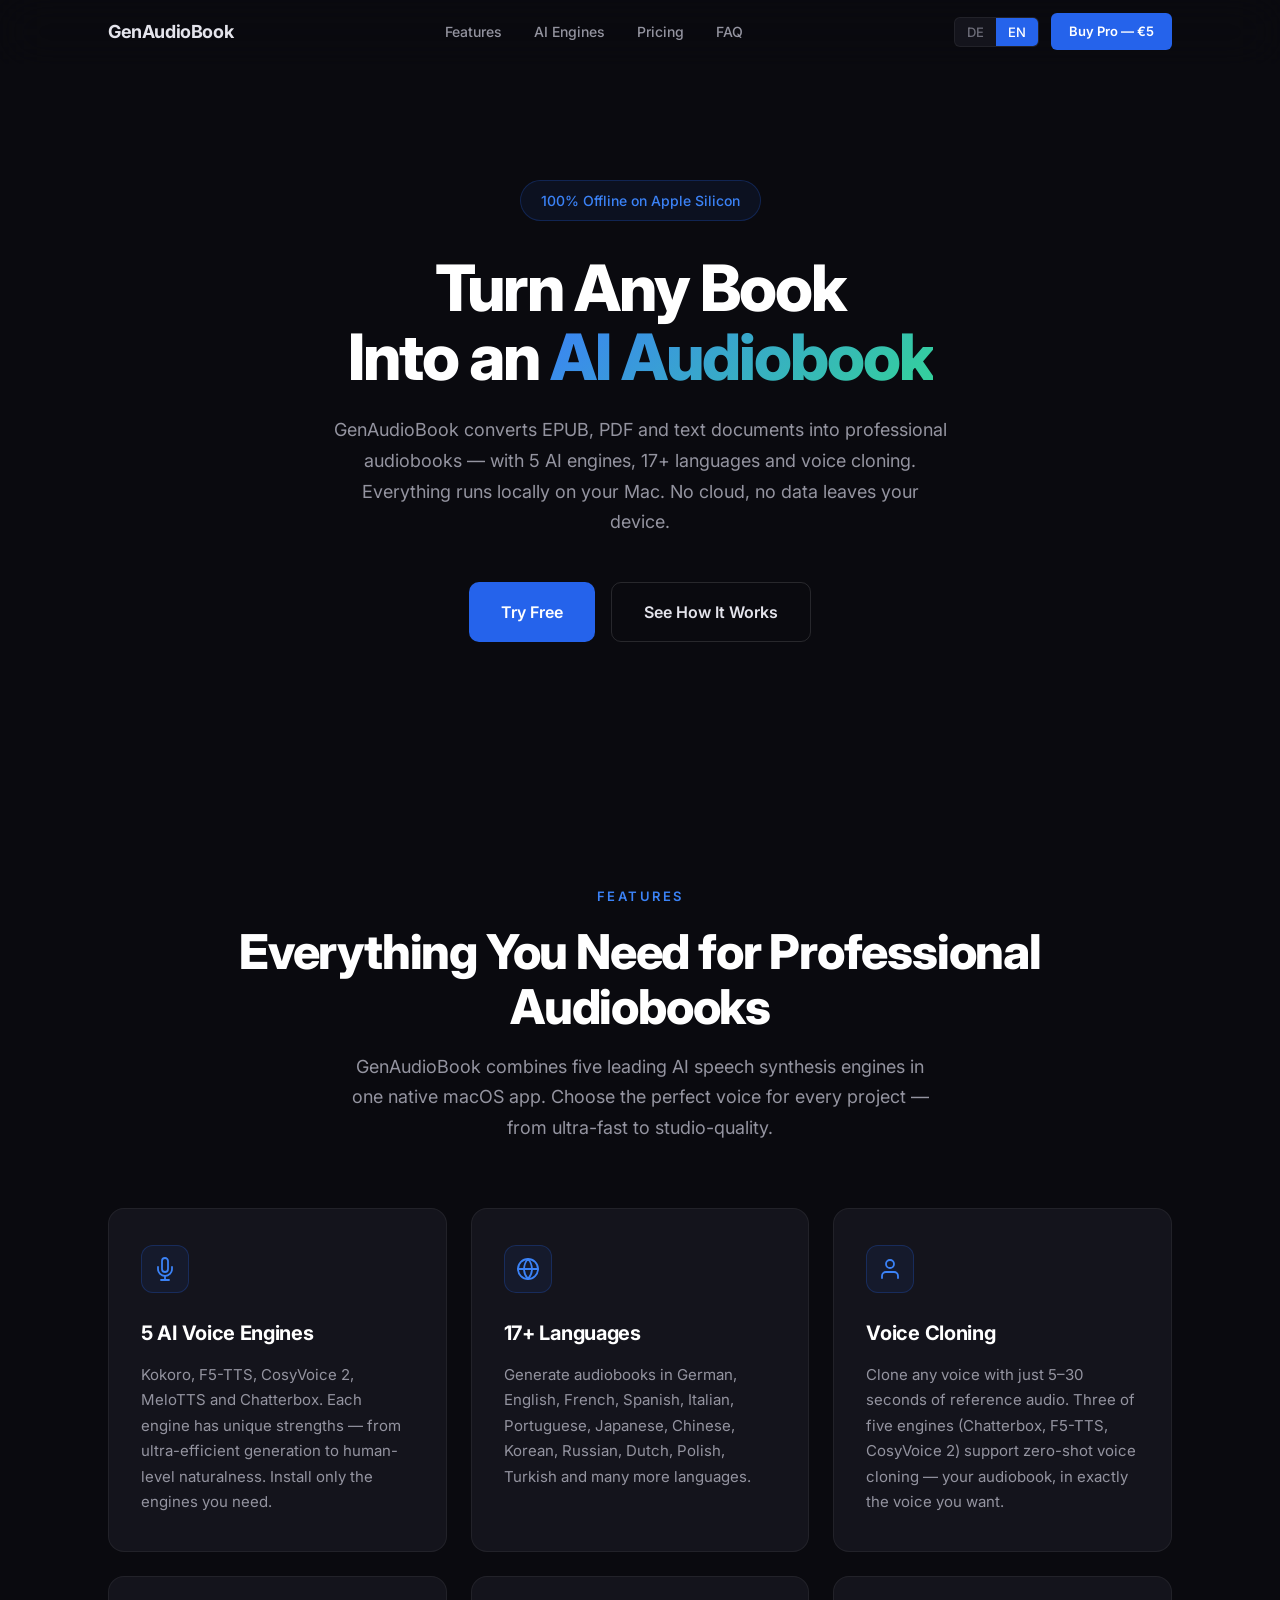
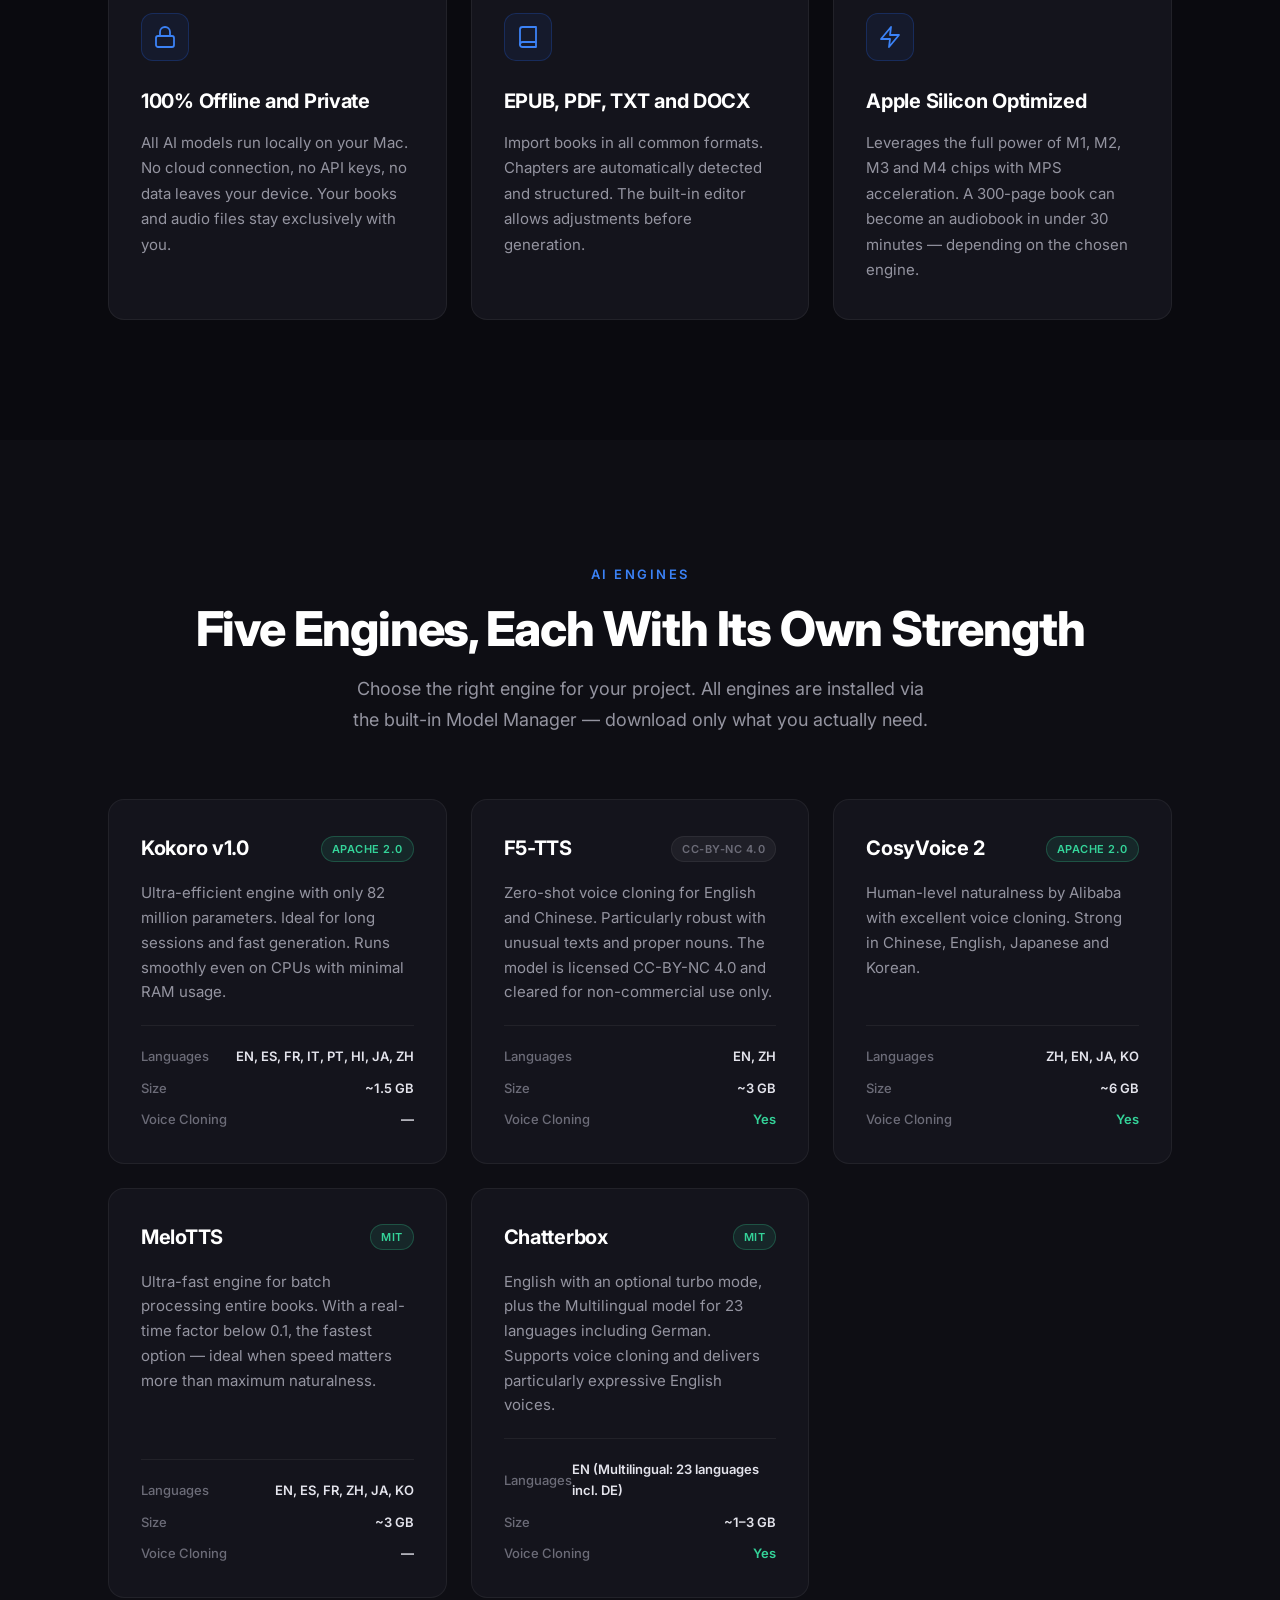
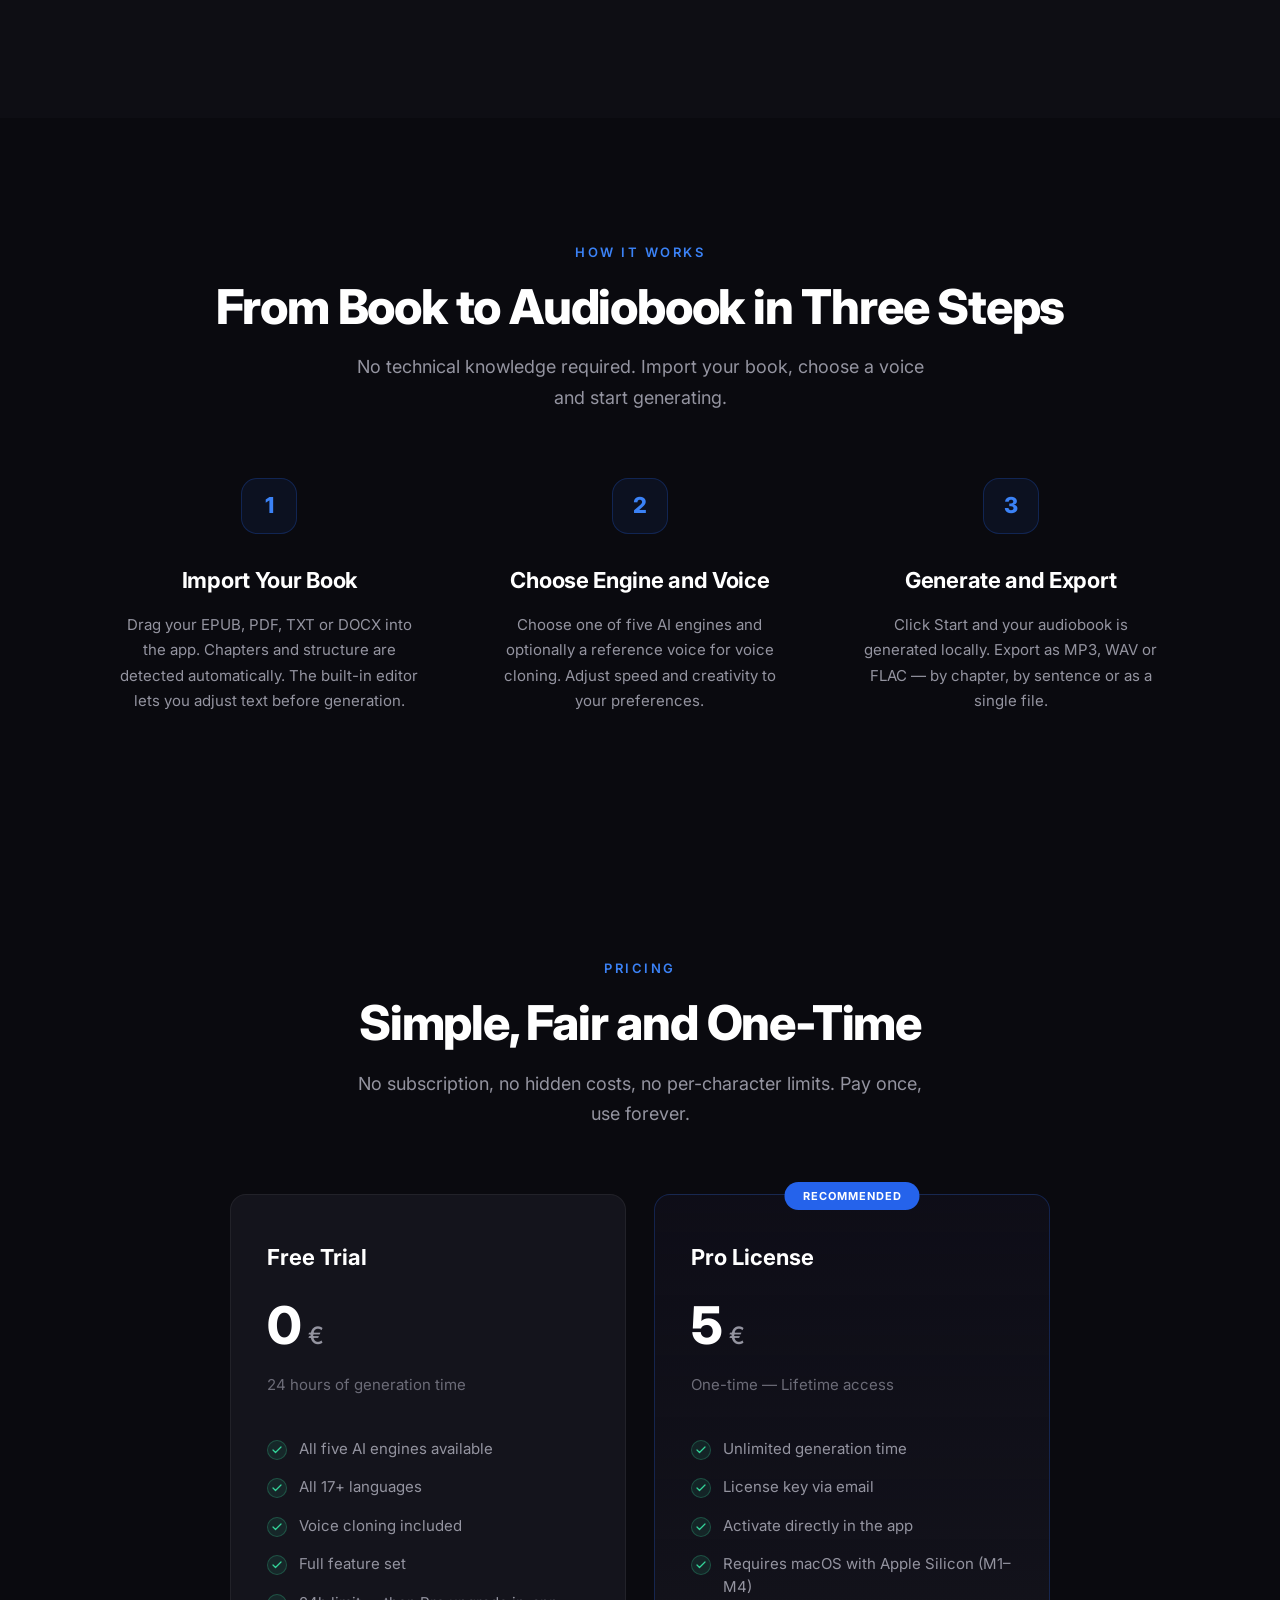
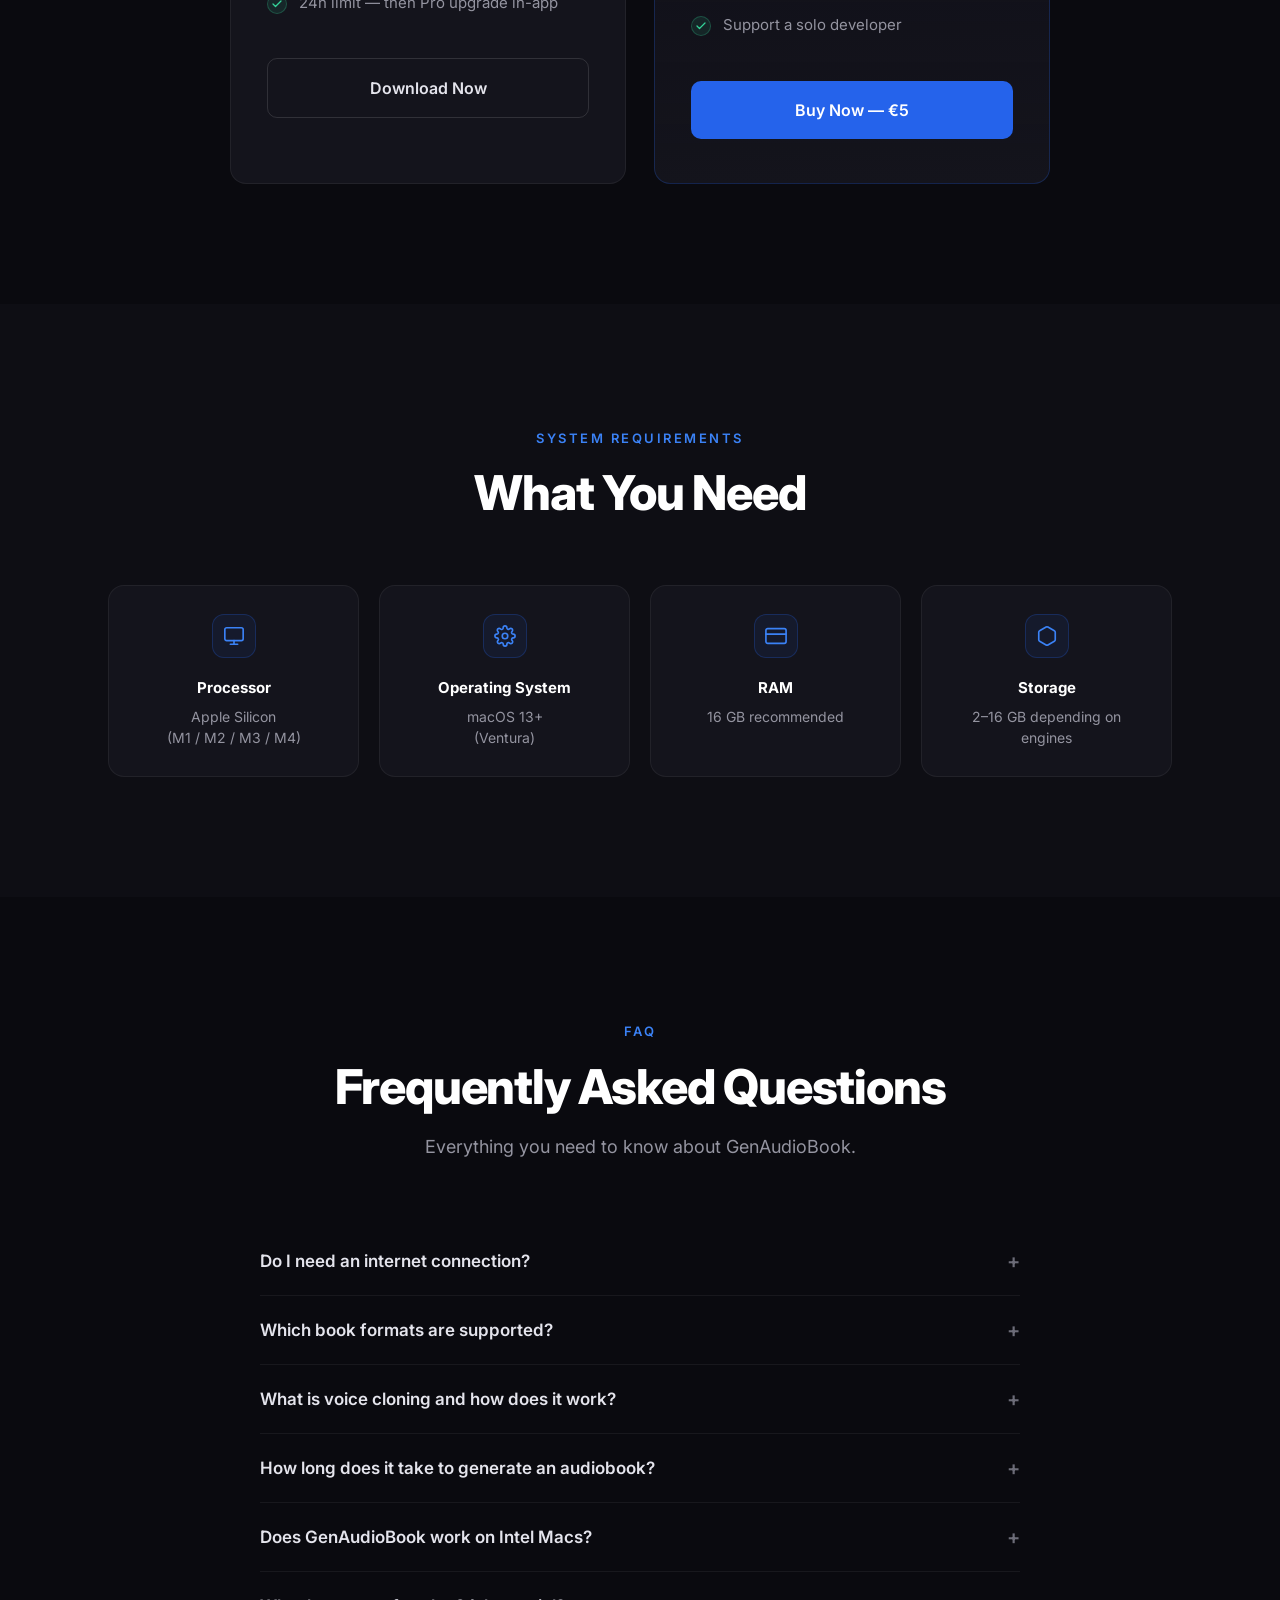
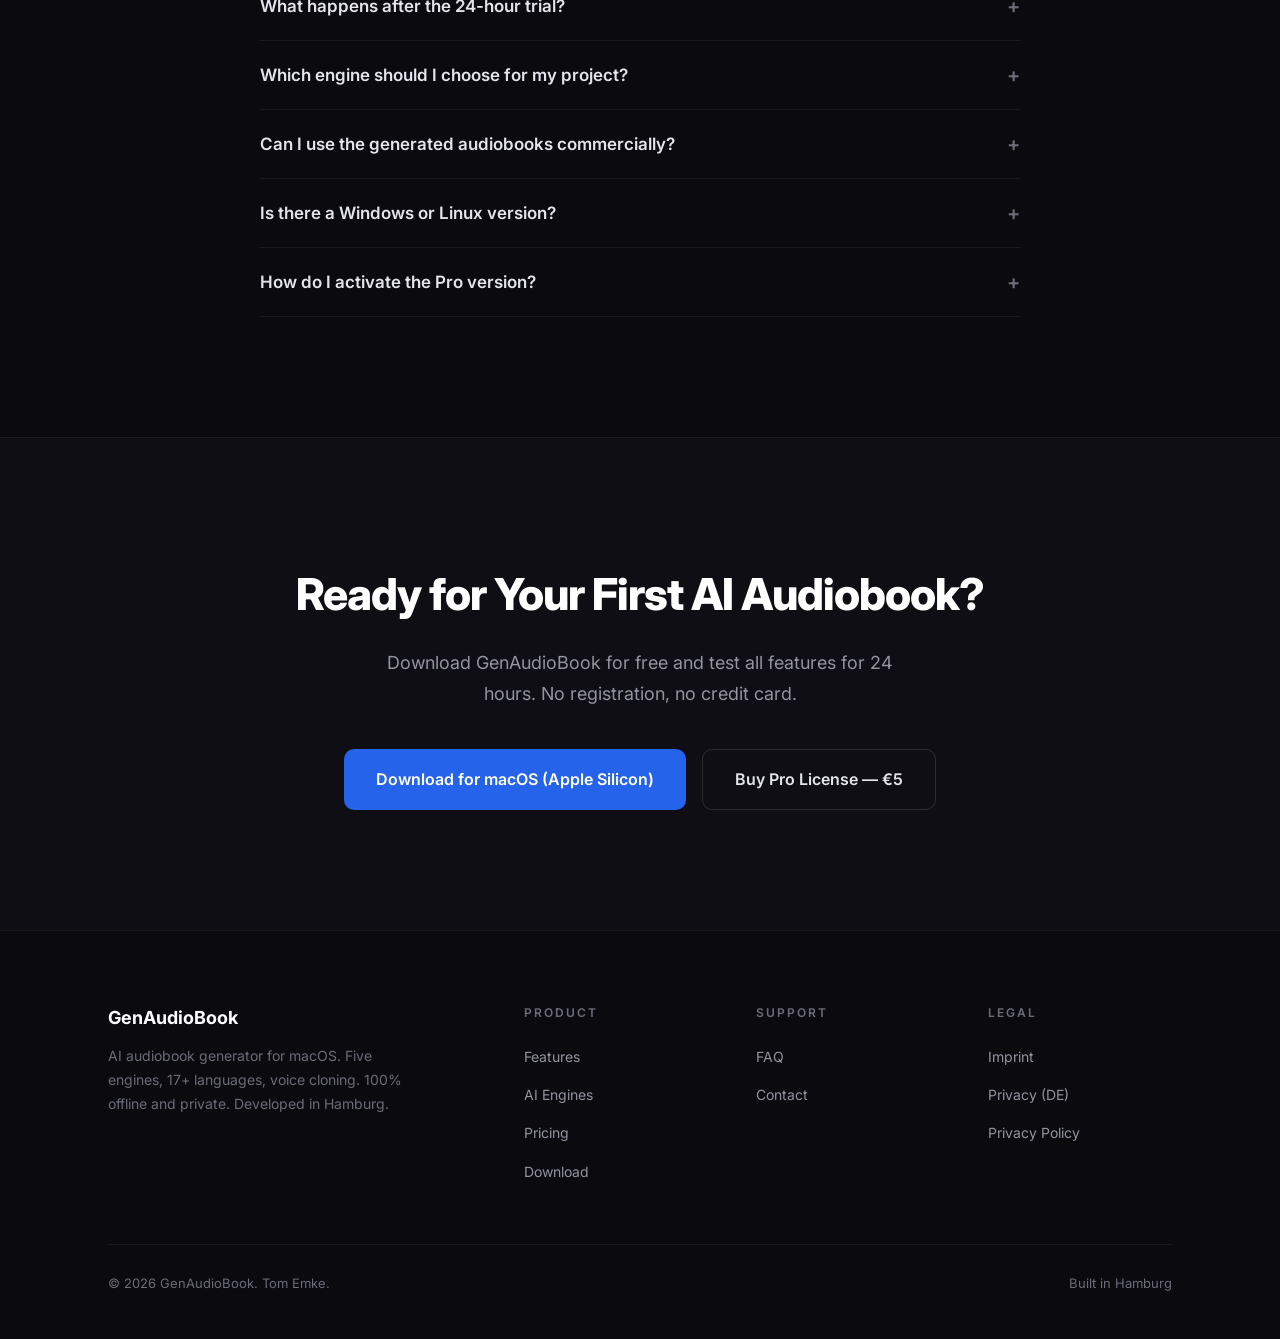
<file: index.html>
<!DOCTYPE html>
<html lang="de">
<head>
    <meta charset="UTF-8">
    <meta name="viewport" content="width=device-width, initial-scale=1.0">
    <title>GenAudioBook — KI Hörbuch Generator für Mac | EPUB zu Audiobook</title>
    <meta name="description" content="Verwandle jedes EPUB, PDF oder Textdokument in ein professionelles Hörbuch — 100% lokal auf deinem Mac. 5 KI-Engines, 17+ Sprachen, Voice Cloning. 24h kostenlos testen.">
    <meta name="keywords" content="audiobook generator, hörbuch erstellen, epub to audiobook, text to speech mac, KI hörbuch, AI audiobook, voice cloning, offline tts, mac app, apple silicon">
    <meta name="author" content="Tom Emke">
    <link rel="canonical" href="https://genaudiobook.com/">

    <!-- Open Graph -->
    <meta property="og:type" content="website">
    <meta property="og:url" content="https://genaudiobook.com/">
    <meta property="og:title" content="GenAudioBook — KI Hörbuch Generator für Mac">
    <meta property="og:description" content="Verwandle jedes Buch in ein Audiobook. 5 KI-Engines, 17+ Sprachen, Voice Cloning. 100% offline auf deinem Mac.">
    <meta property="og:site_name" content="GenAudioBook">

    <!-- Twitter Card -->
    <meta name="twitter:card" content="summary_large_image">
    <meta name="twitter:title" content="GenAudioBook — KI Hörbuch Generator für Mac">
    <meta name="twitter:description" content="5 KI-Engines, 17+ Sprachen, Voice Cloning. 100% offline. 24h kostenlos testen, dann 5€ einmalig.">

    <!-- Schema.org JSON-LD -->
    <script type="application/ld+json">
    {
        "@context": "https://schema.org",
        "@type": "SoftwareApplication",
        "name": "GenAudioBook",
        "operatingSystem": "macOS 13+",
        "applicationCategory": "MultimediaApplication",
        "softwareVersion": "1.0.4",
        "downloadUrl": "https://github.com/tomembke/genaudiobook-releases/releases/download/v1.0.4/GenAudioBook_Pro.dmg",
        "description": "AI-powered audiobook generator for Mac. Convert EPUB, PDF and text to audiobooks using 5 TTS engines with 17+ languages and voice cloning. Runs 100% offline on Apple Silicon.",
        "offers": [
            {
                "@type": "Offer",
                "price": "0",
                "priceCurrency": "EUR",
                "description": "24-hour free trial"
            },
            {
                "@type": "Offer",
                "price": "5.00",
                "priceCurrency": "EUR",
                "description": "Lifetime Pro license"
            }
        ],
        "author": {
            "@type": "Person",
            "name": "Tom Emke"
        }
    }
    </script>

    <!-- Fonts -->
    <link rel="preconnect" href="https://fonts.googleapis.com">
    <link rel="preconnect" href="https://fonts.gstatic.com" crossorigin>
    <link href="https://fonts.googleapis.com/css2?family=Inter:wght@400;500;600;700;800&display=swap" rel="stylesheet">

    <link rel="stylesheet" href="style.css">
</head>
<body>

<!-- ==================== NAVBAR ==================== -->
<nav class="navbar">
    <div class="container">
        <a href="/" class="nav-logo">GenAudioBook</a>
        <ul class="nav-links" id="navLinks">
            <li><a href="#features" data-de="Features" data-en="Features">Features</a></li>
            <li><a href="#engines" data-de="KI Engines" data-en="AI Engines">KI Engines</a></li>
            <li><a href="#pricing" data-de="Preise" data-en="Pricing">Preise</a></li>
            <li><a href="#faq" data-de="FAQ" data-en="FAQ">FAQ</a></li>
        </ul>
        <div class="nav-right">
            <div class="lang-toggle">
                <button id="langDe" class="active" onclick="setLang('de')">DE</button>
                <button id="langEn" onclick="setLang('en')">EN</button>
            </div>
            <a href="https://tomembke.gumroad.com/l/genaudiobook" class="btn-nav-cta" data-de="Pro kaufen — 5 €" data-en="Buy Pro — €5">Pro kaufen — 5 €</a>
            <button class="nav-hamburger" id="navHamburger" onclick="toggleMobileNav()">☰</button>
        </div>
    </div>
</nav>

<!-- ==================== HERO ==================== -->
<section class="hero">
    <div class="container">
        <div class="hero-badge">
            <span data-de="100% Offline auf Apple Silicon" data-en="100% Offline on Apple Silicon">100% Offline auf Apple Silicon</span>
        </div>
        <h1>
            <span data-de="Verwandle jedes Buch" data-en="Turn Any Book">Verwandle jedes Buch</span><br>
            <span data-de="in ein " data-en="Into an ">in ein </span><span class="gradient-text" data-de="KI-Hörbuch" data-en="AI Audiobook">KI-Hörbuch</span>
        </h1>
        <p class="subtitle" data-de="GenAudioBook konvertiert EPUB, PDF und Textdokumente in professionelle Hörbücher — mit 5 KI-Engines, 17+ Sprachen und Voice Cloning. Alles läuft lokal auf deinem Mac. Keine Cloud, keine Daten die dein Gerät verlassen." data-en="GenAudioBook converts EPUB, PDF and text documents into professional audiobooks — with 5 AI engines, 17+ languages and voice cloning. Everything runs locally on your Mac. No cloud, no data leaves your device.">
            GenAudioBook konvertiert EPUB, PDF und Textdokumente in professionelle Hörbücher — mit 5 KI-Engines, 17+ Sprachen und Voice Cloning. Alles läuft lokal auf deinem Mac. Keine Cloud, keine Daten die dein Gerät verlassen.
        </p>
        <div class="hero-buttons">
            <a href="/install" class="btn-primary" data-de="Kostenlos testen" data-en="Try Free">Kostenlos testen</a>
            <a href="#how-it-works" class="btn-secondary" data-de="So funktioniert's" data-en="See How It Works">So funktioniert's</a>
        </div>
    </div>
</section>

<!-- ==================== FEATURES ==================== -->
<section id="features">
    <div class="container">
        <div class="section-header fade-in">
            <span class="label" data-de="Features" data-en="Features">Features</span>
            <h2 data-de="Alles was du für professionelle Hörbücher brauchst" data-en="Everything You Need for Professional Audiobooks">Alles was du für professionelle Hörbücher brauchst</h2>
            <p data-de="GenAudioBook vereint fünf führende KI-Sprachsynthese-Engines in einer nativen macOS-App. Wähle die perfekte Stimme für jedes Projekt — von ultra-schnell bis studio-nah." data-en="GenAudioBook combines five leading AI speech synthesis engines in one native macOS app. Choose the perfect voice for every project — from ultra-fast to studio-quality.">GenAudioBook vereint fünf führende KI-Sprachsynthese-Engines in einer nativen macOS-App. Wähle die perfekte Stimme für jedes Projekt — von ultra-schnell bis studio-nah.</p>
        </div>
        <div class="features-grid">
            <div class="feature-card fade-in">
                <div class="feature-icon">
                    <svg viewBox="0 0 24 24"><path d="M12 1a3 3 0 0 0-3 3v8a3 3 0 0 0 6 0V4a3 3 0 0 0-3-3z"/><path d="M19 10v2a7 7 0 0 1-14 0v-2"/><line x1="12" y1="19" x2="12" y2="23"/><line x1="8" y1="23" x2="16" y2="23"/></svg>
                </div>
                <h3 data-de="5 KI-Sprachengines" data-en="5 AI Voice Engines">5 KI-Sprachengines</h3>
                <p data-de="Kokoro, F5-TTS, CosyVoice 2, MeloTTS, Chatterbox. Jede Engine hat eigene Stärken — von ultra-effizienter Generierung bis hin zu menschennaher Natürlichkeit. Installiere nur die Engines, die du brauchst." data-en="Kokoro, F5-TTS, CosyVoice 2, MeloTTS and Chatterbox. Each engine has unique strengths — from ultra-efficient generation to human-level naturalness. Install only the engines you need.">Kokoro, F5-TTS, CosyVoice 2, MeloTTS, Chatterbox. Jede Engine hat eigene Stärken — von ultra-effizienter Generierung bis hin zu menschennaher Natürlichkeit. Installiere nur die Engines, die du brauchst.</p>
            </div>
            <div class="feature-card fade-in">
                <div class="feature-icon">
                    <svg viewBox="0 0 24 24"><circle cx="12" cy="12" r="10"/><line x1="2" y1="12" x2="22" y2="12"/><path d="M12 2a15.3 15.3 0 0 1 4 10 15.3 15.3 0 0 1-4 10 15.3 15.3 0 0 1-4-10 15.3 15.3 0 0 1 4-10z"/></svg>
                </div>
                <h3 data-de="17+ Sprachen" data-en="17+ Languages">17+ Sprachen</h3>
                <p data-de="Generiere Hörbücher in Deutsch, Englisch, Französisch, Spanisch, Italienisch, Portugiesisch, Japanisch, Chinesisch, Koreanisch, Russisch, Niederländisch, Polnisch, Türkisch und vielen weiteren Sprachen." data-en="Generate audiobooks in German, English, French, Spanish, Italian, Portuguese, Japanese, Chinese, Korean, Russian, Dutch, Polish, Turkish and many more languages.">Generiere Hörbücher in Deutsch, Englisch, Französisch, Spanisch, Italienisch, Portugiesisch, Japanisch, Chinesisch, Koreanisch, Russisch, Niederländisch, Polnisch, Türkisch und vielen weiteren Sprachen.</p>
            </div>
            <div class="feature-card fade-in">
                <div class="feature-icon">
                    <svg viewBox="0 0 24 24"><path d="M20 21v-2a4 4 0 0 0-4-4H8a4 4 0 0 0-4 4v2"/><circle cx="12" cy="7" r="4"/></svg>
                </div>
                <h3 data-de="Voice Cloning" data-en="Voice Cloning">Voice Cloning</h3>
                <p data-de="Klone jede beliebige Stimme mit nur 5–30 Sekunden Referenz-Audio. Drei der fünf Engines (Chatterbox, F5-TTS, CosyVoice 2) unterstützen Zero-Shot Voice Cloning — dein Hörbuch, in genau der Stimme die du willst." data-en="Clone any voice with just 5–30 seconds of reference audio. Three of five engines (Chatterbox, F5-TTS, CosyVoice 2) support zero-shot voice cloning — your audiobook, in exactly the voice you want.">Klone jede beliebige Stimme mit nur 5–30 Sekunden Referenz-Audio. Drei der fünf Engines (Chatterbox, F5-TTS, CosyVoice 2) unterstützen Zero-Shot Voice Cloning — dein Hörbuch, in genau der Stimme die du willst.</p>
            </div>
            <div class="feature-card fade-in">
                <div class="feature-icon">
                    <svg viewBox="0 0 24 24"><rect x="3" y="11" width="18" height="11" rx="2" ry="2"/><path d="M7 11V7a5 5 0 0 1 10 0v4"/></svg>
                </div>
                <h3 data-de="100% Offline und Privat" data-en="100% Offline and Private">100% Offline und Privat</h3>
                <p data-de="Alle KI-Modelle laufen lokal auf deinem Mac. Keine Cloud-Verbindung, keine API-Keys, keine Daten die dein Gerät verlassen. Deine Bücher und Audiodateien bleiben ausschließlich bei dir." data-en="All AI models run locally on your Mac. No cloud connection, no API keys, no data leaves your device. Your books and audio files stay exclusively with you.">Alle KI-Modelle laufen lokal auf deinem Mac. Keine Cloud-Verbindung, keine API-Keys, keine Daten die dein Gerät verlassen. Deine Bücher und Audiodateien bleiben ausschließlich bei dir.</p>
            </div>
            <div class="feature-card fade-in">
                <div class="feature-icon">
                    <svg viewBox="0 0 24 24"><path d="M4 19.5A2.5 2.5 0 0 1 6.5 17H20"/><path d="M6.5 2H20v20H6.5A2.5 2.5 0 0 1 4 19.5v-15A2.5 2.5 0 0 1 6.5 2z"/></svg>
                </div>
                <h3 data-de="EPUB, PDF, TXT und DOCX" data-en="EPUB, PDF, TXT and DOCX">EPUB, PDF, TXT und DOCX</h3>
                <p data-de="Importiere Bücher in allen gängigen Formaten. Kapitel werden automatisch erkannt und strukturiert. Der integrierte Editor erlaubt Anpassungen vor der Generierung." data-en="Import books in all common formats. Chapters are automatically detected and structured. The built-in editor allows adjustments before generation.">Importiere Bücher in allen gängigen Formaten. Kapitel werden automatisch erkannt und strukturiert. Der integrierte Editor erlaubt Anpassungen vor der Generierung.</p>
            </div>
            <div class="feature-card fade-in">
                <div class="feature-icon">
                    <svg viewBox="0 0 24 24"><polygon points="13 2 3 14 12 14 11 22 21 10 12 10 13 2"/></svg>
                </div>
                <h3 data-de="Apple Silicon Optimiert" data-en="Apple Silicon Optimized">Apple Silicon Optimiert</h3>
                <p data-de="Nutzt die volle Leistung der M1, M2, M3 und M4 Chips mit MPS-Beschleunigung. Ein 300-Seiten-Buch kann in unter 30 Minuten zum Hörbuch werden — je nach gewählter Engine." data-en="Leverages the full power of M1, M2, M3 and M4 chips with MPS acceleration. A 300-page book can become an audiobook in under 30 minutes — depending on the chosen engine.">Nutzt die volle Leistung der M1, M2, M3 und M4 Chips mit MPS-Beschleunigung. Ein 300-Seiten-Buch kann in unter 30 Minuten zum Hörbuch werden — je nach gewählter Engine.</p>
            </div>
        </div>
    </div>
</section>

<!-- ==================== ENGINE COMPARISON ==================== -->
<section id="engines" class="engine-section">
    <div class="container">
        <div class="section-header fade-in">
            <span class="label" data-de="KI Engines" data-en="AI Engines">KI Engines</span>
            <h2 data-de="Fünf Engines, jede mit eigener Stärke" data-en="Five Engines, Each With Its Own Strength">Fünf Engines, jede mit eigener Stärke</h2>
            <p data-de="Wähle die richtige Engine für dein Projekt. Alle Engines werden über den integrierten Model Manager installiert — lade nur herunter, was du wirklich brauchst." data-en="Choose the right engine for your project. All engines are installed via the built-in Model Manager — download only what you actually need.">Wähle die richtige Engine für dein Projekt. Alle Engines werden über den integrierten Model Manager installiert — lade nur herunter, was du wirklich brauchst.</p>
        </div>
        <div class="engine-grid">
            <!-- Kokoro -->
            <div class="engine-card fade-in">
                <div class="engine-card-header">
                    <h3>Kokoro v1.0</h3>
                    <span class="engine-badge green">Apache 2.0</span>
                </div>
                <p class="engine-desc" data-de="Ultra-effiziente Engine mit nur 82 Millionen Parametern. Ideal für lange Sessions und schnelle Generierung. Läuft auch auf CPUs flüssig und verbraucht minimal RAM." data-en="Ultra-efficient engine with only 82 million parameters. Ideal for long sessions and fast generation. Runs smoothly even on CPUs with minimal RAM usage.">Ultra-effiziente Engine mit nur 82 Millionen Parametern. Ideal für lange Sessions und schnelle Generierung. Läuft auch auf CPUs flüssig und verbraucht minimal RAM.</p>
                <div class="engine-meta">
                    <div class="engine-meta-row">
                        <span class="meta-label" data-de="Sprachen" data-en="Languages">Sprachen</span>
                        <span class="meta-value">EN, ES, FR, IT, PT, HI, JA, ZH</span>
                    </div>
                    <div class="engine-meta-row">
                        <span class="meta-label" data-de="Größe" data-en="Size">Größe</span>
                        <span class="meta-value">~1.5 GB</span>
                    </div>
                    <div class="engine-meta-row">
                        <span class="meta-label">Voice Cloning</span>
                        <span class="meta-value">—</span>
                    </div>
                </div>
            </div>
            <!-- F5-TTS -->
            <div class="engine-card fade-in">
                <div class="engine-card-header">
                    <h3>F5-TTS</h3>
                    <span class="engine-badge neutral">CC-BY-NC 4.0</span>
                </div>
                <p class="engine-desc" data-de="Zero-Shot Voice Cloning für Englisch und Chinesisch. Besonders robust bei ungewöhnlichen Texten und Eigennamen. Das Modell steht unter CC-BY-NC 4.0 und ist nur für nicht-kommerzielle Nutzung freigegeben." data-en="Zero-shot voice cloning for English and Chinese. Particularly robust with unusual texts and proper nouns. The model is licensed CC-BY-NC 4.0 and cleared for non-commercial use only.">Zero-Shot Voice Cloning für Englisch und Chinesisch. Besonders robust bei ungewöhnlichen Texten und Eigennamen. Das Modell steht unter CC-BY-NC 4.0 und ist nur für nicht-kommerzielle Nutzung freigegeben.</p>
                <div class="engine-meta">
                    <div class="engine-meta-row">
                        <span class="meta-label" data-de="Sprachen" data-en="Languages">Sprachen</span>
                        <span class="meta-value">EN, ZH</span>
                    </div>
                    <div class="engine-meta-row">
                        <span class="meta-label" data-de="Größe" data-en="Size">Größe</span>
                        <span class="meta-value">~3 GB</span>
                    </div>
                    <div class="engine-meta-row">
                        <span class="meta-label">Voice Cloning</span>
                        <span class="meta-value cloning-yes" data-de="Ja" data-en="Yes">Ja</span>
                    </div>
                </div>
            </div>
            <!-- CosyVoice 2 -->
            <div class="engine-card fade-in">
                <div class="engine-card-header">
                    <h3>CosyVoice 2</h3>
                    <span class="engine-badge green">Apache 2.0</span>
                </div>
                <p class="engine-desc" data-de="Menschennahe Natürlichkeit von Alibaba mit exzellentem Voice Cloning. Stark in Chinesisch, Englisch, Japanisch und Koreanisch." data-en="Human-level naturalness by Alibaba with excellent voice cloning. Strong in Chinese, English, Japanese and Korean.">Menschennahe Natürlichkeit von Alibaba mit exzellentem Voice Cloning. Stark in Chinesisch, Englisch, Japanisch und Koreanisch.</p>
                <div class="engine-meta">
                    <div class="engine-meta-row">
                        <span class="meta-label" data-de="Sprachen" data-en="Languages">Sprachen</span>
                        <span class="meta-value">ZH, EN, JA, KO</span>
                    </div>
                    <div class="engine-meta-row">
                        <span class="meta-label" data-de="Größe" data-en="Size">Größe</span>
                        <span class="meta-value">~6 GB</span>
                    </div>
                    <div class="engine-meta-row">
                        <span class="meta-label">Voice Cloning</span>
                        <span class="meta-value cloning-yes" data-de="Ja" data-en="Yes">Ja</span>
                    </div>
                </div>
            </div>
            <!-- MeloTTS -->
            <div class="engine-card fade-in">
                <div class="engine-card-header">
                    <h3>MeloTTS</h3>
                    <span class="engine-badge green">MIT</span>
                </div>
                <p class="engine-desc" data-de="Ultra-schnelle Engine für Batch-Processing ganzer Bücher. Mit einem Real-Time-Factor unter 0.1 die schnellste Option — ideal wenn Geschwindigkeit wichtiger ist als maximale Natürlichkeit." data-en="Ultra-fast engine for batch processing entire books. With a real-time factor below 0.1, the fastest option — ideal when speed matters more than maximum naturalness.">Ultra-schnelle Engine für Batch-Processing ganzer Bücher. Mit einem Real-Time-Factor unter 0.1 die schnellste Option — ideal wenn Geschwindigkeit wichtiger ist als maximale Natürlichkeit.</p>
                <div class="engine-meta">
                    <div class="engine-meta-row">
                        <span class="meta-label" data-de="Sprachen" data-en="Languages">Sprachen</span>
                        <span class="meta-value">EN, ES, FR, ZH, JA, KO</span>
                    </div>
                    <div class="engine-meta-row">
                        <span class="meta-label" data-de="Größe" data-en="Size">Größe</span>
                        <span class="meta-value">~3 GB</span>
                    </div>
                    <div class="engine-meta-row">
                        <span class="meta-label">Voice Cloning</span>
                        <span class="meta-value">—</span>
                    </div>
                </div>
            </div>
            <!-- Chatterbox -->
            <div class="engine-card fade-in">
                <div class="engine-card-header">
                    <h3>Chatterbox</h3>
                    <span class="engine-badge green">MIT</span>
                </div>
                <p class="engine-desc" data-de="Englisch mit optionalem Turbo-Modus, dazu das Multilingual-Modell für 23 Sprachen inklusive Deutsch. Unterstützt Voice Cloning und liefert besonders ausdrucksstarke englische Stimmen." data-en="English with an optional turbo mode, plus the Multilingual model for 23 languages including German. Supports voice cloning and delivers particularly expressive English voices.">Englisch mit optionalem Turbo-Modus, dazu das Multilingual-Modell für 23 Sprachen inklusive Deutsch. Unterstützt Voice Cloning und liefert besonders ausdrucksstarke englische Stimmen.</p>
                <div class="engine-meta">
                    <div class="engine-meta-row">
                        <span class="meta-label" data-de="Sprachen" data-en="Languages">Sprachen</span>
                        <span class="meta-value" data-de="EN (Multilingual: 23 Sprachen inkl. DE)" data-en="EN (Multilingual: 23 languages incl. DE)">EN (Multilingual: 23 Sprachen inkl. DE)</span>
                    </div>
                    <div class="engine-meta-row">
                        <span class="meta-label" data-de="Größe" data-en="Size">Größe</span>
                        <span class="meta-value">~1–3 GB</span>
                    </div>
                    <div class="engine-meta-row">
                        <span class="meta-label">Voice Cloning</span>
                        <span class="meta-value cloning-yes" data-de="Ja" data-en="Yes">Ja</span>
                    </div>
                </div>
            </div>
        </div>
    </div>
</section>

<!-- ==================== HOW IT WORKS ==================== -->
<section id="how-it-works">
    <div class="container">
        <div class="section-header fade-in">
            <span class="label" data-de="So funktioniert's" data-en="How It Works">So funktioniert's</span>
            <h2 data-de="Vom Buch zum Hörbuch in drei Schritten" data-en="From Book to Audiobook in Three Steps">Vom Buch zum Hörbuch in drei Schritten</h2>
            <p data-de="Kein technisches Wissen nötig. Importiere dein Buch, wähle eine Stimme und starte die Generierung." data-en="No technical knowledge required. Import your book, choose a voice and start generating.">Kein technisches Wissen nötig. Importiere dein Buch, wähle eine Stimme und starte die Generierung.</p>
        </div>
        <div class="steps-grid fade-in">
            <div class="step-card">
                <div class="step-number">1</div>
                <h3 data-de="Buch importieren" data-en="Import Your Book">Buch importieren</h3>
                <p data-de="Ziehe dein EPUB, PDF, TXT oder DOCX in die App. Kapitel und Struktur werden automatisch erkannt. Im integrierten Editor kannst du den Text vor der Generierung anpassen." data-en="Drag your EPUB, PDF, TXT or DOCX into the app. Chapters and structure are detected automatically. The built-in editor lets you adjust text before generation.">Ziehe dein EPUB, PDF, TXT oder DOCX in die App. Kapitel und Struktur werden automatisch erkannt. Im integrierten Editor kannst du den Text vor der Generierung anpassen.</p>
            </div>
            <div class="step-card">
                <div class="step-number">2</div>
                <h3 data-de="Engine und Stimme wählen" data-en="Choose Engine and Voice">Engine und Stimme wählen</h3>
                <p data-de="Wähle eine der fünf KI-Engines und optional eine Referenz-Stimme für Voice Cloning. Stelle Geschwindigkeit und Kreativität nach deinen Wünschen ein." data-en="Choose one of five AI engines and optionally a reference voice for voice cloning. Adjust speed and creativity to your preferences.">Wähle eine der fünf KI-Engines und optional eine Referenz-Stimme für Voice Cloning. Stelle Geschwindigkeit und Kreativität nach deinen Wünschen ein.</p>
            </div>
            <div class="step-card">
                <div class="step-number">3</div>
                <h3 data-de="Generieren und Exportieren" data-en="Generate and Export">Generieren und Exportieren</h3>
                <p data-de="Klicke auf Start und dein Hörbuch wird lokal generiert. Exportiere als MP3, WAV oder FLAC — kapitelweise, satzweise oder als Gesamtdatei." data-en="Click Start and your audiobook is generated locally. Export as MP3, WAV or FLAC — by chapter, by sentence or as a single file.">Klicke auf Start und dein Hörbuch wird lokal generiert. Exportiere als MP3, WAV oder FLAC — kapitelweise, satzweise oder als Gesamtdatei.</p>
            </div>
        </div>
    </div>
</section>

<!-- ==================== PRICING ==================== -->
<section id="pricing">
    <div class="container">
        <div class="section-header fade-in">
            <span class="label" data-de="Preise" data-en="Pricing">Preise</span>
            <h2 data-de="Einfach, fair und einmalig" data-en="Simple, Fair and One-Time">Einfach, fair und einmalig</h2>
            <p data-de="Kein Abo, keine versteckten Kosten, keine Limits pro Zeichen. Einmal zahlen, für immer nutzen." data-en="No subscription, no hidden costs, no per-character limits. Pay once, use forever.">Kein Abo, keine versteckten Kosten, keine Limits pro Zeichen. Einmal zahlen, für immer nutzen.</p>
        </div>
        <div class="pricing-grid fade-in">
            <!-- Free Trial -->
            <div class="pricing-card">
                <h3 data-de="Kostenlos testen" data-en="Free Trial">Kostenlos testen</h3>
                <div class="pricing-price">0 <span class="currency">€</span></div>
                <div class="pricing-period" data-de="24 Stunden Generierungszeit" data-en="24 hours of generation time">24 Stunden Generierungszeit</div>
                <ul class="pricing-features">
                    <li data-de="Alle fünf KI-Engines verfügbar" data-en="All five AI engines available">Alle fünf KI-Engines verfügbar</li>
                    <li data-de="Alle 17+ Sprachen" data-en="All 17+ languages">Alle 17+ Sprachen</li>
                    <li data-de="Voice Cloning inklusive" data-en="Voice cloning included">Voice Cloning inklusive</li>
                    <li data-de="Voller Funktionsumfang" data-en="Full feature set">Voller Funktionsumfang</li>
                    <li data-de="24h Limit — danach Pro-Upgrade in der App" data-en="24h limit — then Pro upgrade in-app">24h Limit — danach Pro-Upgrade in der App</li>
                </ul>
                <a href="/install" class="btn-secondary" data-de="Jetzt herunterladen" data-en="Download Now">Jetzt herunterladen</a>
            </div>
            <!-- Pro -->
            <div class="pricing-card featured" data-badge="EMPFOHLEN">
                <h3 data-de="Pro-Lizenz" data-en="Pro License">Pro-Lizenz</h3>
                <div class="pricing-price">5 <span class="currency">€</span></div>
                <div class="pricing-period" data-de="Einmalig — Lebenslanger Zugriff" data-en="One-time — Lifetime access">Einmalig — Lebenslanger Zugriff</div>
                <ul class="pricing-features">
                    <li data-de="Unbegrenzte Generierungszeit" data-en="Unlimited generation time">Unbegrenzte Generierungszeit</li>
                    <li data-de="Lizenzschlüssel per Email" data-en="License key via email">Lizenzschlüssel per Email</li>
                    <li data-de="Aktivierung direkt in der App" data-en="Activate directly in the app">Aktivierung direkt in der App</li>
                    <li data-de="Nur für macOS mit Apple Silicon (M1–M4)" data-en="Requires macOS with Apple Silicon (M1–M4)">Nur für macOS mit Apple Silicon (M1–M4)</li>
                    <li data-de="Unterstütze einen Solo-Entwickler" data-en="Support a solo developer">Unterstütze einen Solo-Entwickler</li>
                </ul>
                <a href="https://tomembke.gumroad.com/l/genaudiobook" class="btn-primary" data-de="Jetzt kaufen — 5 €" data-en="Buy Now — €5">Jetzt kaufen — 5 €</a>
            </div>
        </div>
    </div>
</section>

<!-- ==================== SYSTEM REQUIREMENTS ==================== -->
<section id="system" class="engine-section">
    <div class="container">
        <div class="section-header fade-in">
            <span class="label" data-de="Systemanforderungen" data-en="System Requirements">Systemanforderungen</span>
            <h2 data-de="Was du brauchst" data-en="What You Need">Was du brauchst</h2>
        </div>
        <div class="sysreq-grid fade-in">
            <div class="sysreq-item">
                <div class="sysreq-icon">
                    <svg viewBox="0 0 24 24"><rect x="2" y="3" width="20" height="14" rx="2" ry="2"/><line x1="8" y1="21" x2="16" y2="21"/><line x1="12" y1="17" x2="12" y2="21"/></svg>
                </div>
                <h4 data-de="Prozessor" data-en="Processor">Prozessor</h4>
                <p>Apple Silicon<br>(M1 / M2 / M3 / M4)</p>
            </div>
            <div class="sysreq-item">
                <div class="sysreq-icon">
                    <svg viewBox="0 0 24 24"><circle cx="12" cy="12" r="3"/><path d="M19.4 15a1.65 1.65 0 0 0 .33 1.82l.06.06a2 2 0 0 1 0 2.83 2 2 0 0 1-2.83 0l-.06-.06a1.65 1.65 0 0 0-1.82-.33 1.65 1.65 0 0 0-1 1.51V21a2 2 0 0 1-2 2 2 2 0 0 1-2-2v-.09A1.65 1.65 0 0 0 9 19.4a1.65 1.65 0 0 0-1.82.33l-.06.06a2 2 0 0 1-2.83 0 2 2 0 0 1 0-2.83l.06-.06A1.65 1.65 0 0 0 4.68 15a1.65 1.65 0 0 0-1.51-1H3a2 2 0 0 1-2-2 2 2 0 0 1 2-2h.09A1.65 1.65 0 0 0 4.6 9a1.65 1.65 0 0 0-.33-1.82l-.06-.06a2 2 0 0 1 0-2.83 2 2 0 0 1 2.83 0l.06.06A1.65 1.65 0 0 0 9 4.68a1.65 1.65 0 0 0 1-1.51V3a2 2 0 0 1 2-2 2 2 0 0 1 2 2v.09a1.65 1.65 0 0 0 1 1.51 1.65 1.65 0 0 0 1.82-.33l.06-.06a2 2 0 0 1 2.83 0 2 2 0 0 1 0 2.83l-.06.06a1.65 1.65 0 0 0-.33 1.82V9a1.65 1.65 0 0 0 1.51 1H21a2 2 0 0 1 2 2 2 2 0 0 1-2 2h-.09a1.65 1.65 0 0 0-1.51 1z"/></svg>
                </div>
                <h4 data-de="Betriebssystem" data-en="Operating System">Betriebssystem</h4>
                <p>macOS 13+<br>(Ventura)</p>
            </div>
            <div class="sysreq-item">
                <div class="sysreq-icon">
                    <svg viewBox="0 0 24 24"><rect x="1" y="4" width="22" height="16" rx="2" ry="2"/><line x1="1" y1="10" x2="23" y2="10"/></svg>
                </div>
                <h4>RAM</h4>
                <p data-de="16 GB empfohlen" data-en="16 GB recommended">16 GB empfohlen</p>
            </div>
            <div class="sysreq-item">
                <div class="sysreq-icon">
                    <svg viewBox="0 0 24 24"><path d="M21 16V8a2 2 0 0 0-1-1.73l-7-4a2 2 0 0 0-2 0l-7 4A2 2 0 0 0 3 8v8a2 2 0 0 0 1 1.73l7 4a2 2 0 0 0 2 0l7-4A2 2 0 0 0 21 16z"/></svg>
                </div>
                <h4 data-de="Speicherplatz" data-en="Storage">Speicherplatz</h4>
                <p data-de="2–16 GB je nach Engines" data-en="2–16 GB depending on engines">2–16 GB je nach Engines</p>
            </div>
        </div>
    </div>
</section>

<!-- ==================== FAQ ==================== -->
<section id="faq">
    <div class="container">
        <div class="section-header fade-in">
            <span class="label">FAQ</span>
            <h2 data-de="Häufig gestellte Fragen" data-en="Frequently Asked Questions">Häufig gestellte Fragen</h2>
            <p data-de="Alles was du über GenAudioBook wissen musst." data-en="Everything you need to know about GenAudioBook.">Alles was du über GenAudioBook wissen musst.</p>
        </div>
        <div class="faq-list fade-in">
            <div class="faq-item">
                <button class="faq-question" onclick="toggleFaq(this)">
                    <span data-de="Brauche ich eine Internetverbindung?" data-en="Do I need an internet connection?">Brauche ich eine Internetverbindung?</span>
                    <span class="faq-arrow">+</span>
                </button>
                <div class="faq-answer">
                    <p data-de="Nur beim ersten Start, um die KI-Modelle herunterzuladen. Danach läuft alles 100% offline — keine Cloud, keine API-Keys, keine Daten die dein Gerät verlassen." data-en="Only on first launch to download the AI models. After that, everything runs 100% offline — no cloud, no API keys, no data leaves your device.">Nur beim ersten Start, um die KI-Modelle herunterzuladen. Danach läuft alles 100% offline — keine Cloud, keine API-Keys, keine Daten die dein Gerät verlassen.</p>
                </div>
            </div>
            <div class="faq-item">
                <button class="faq-question" onclick="toggleFaq(this)">
                    <span data-de="Welche Buchformate werden unterstützt?" data-en="Which book formats are supported?">Welche Buchformate werden unterstützt?</span>
                    <span class="faq-arrow">+</span>
                </button>
                <div class="faq-answer">
                    <p data-de="EPUB, PDF, TXT und DOCX. EPUB wird empfohlen, da die Kapitelstruktur am besten erkannt wird." data-en="EPUB, PDF, TXT and DOCX. EPUB is recommended as chapter structure is best detected.">EPUB, PDF, TXT und DOCX. EPUB wird empfohlen, da die Kapitelstruktur am besten erkannt wird.</p>
                </div>
            </div>
            <div class="faq-item">
                <button class="faq-question" onclick="toggleFaq(this)">
                    <span data-de="Was ist Voice Cloning und wie funktioniert es?" data-en="What is voice cloning and how does it work?">Was ist Voice Cloning und wie funktioniert es?</span>
                    <span class="faq-arrow">+</span>
                </button>
                <div class="faq-answer">
                    <p data-de="Mit Voice Cloning kannst du eine beliebige Stimme nachahmen. Lade ein kurzes Audio-Sample (5–30 Sekunden) hoch, und die KI generiert das Hörbuch in dieser Stimme. Verfügbar mit F5-TTS, CosyVoice 2 und Chatterbox." data-en="Voice cloning lets you replicate any voice. Upload a short audio sample (5–30 seconds), and the AI generates the audiobook in that voice. Available with F5-TTS, CosyVoice 2 and Chatterbox.">Mit Voice Cloning kannst du eine beliebige Stimme nachahmen. Lade ein kurzes Audio-Sample (5–30 Sekunden) hoch, und die KI generiert das Hörbuch in dieser Stimme. Verfügbar mit F5-TTS, CosyVoice 2 und Chatterbox.</p>
                </div>
            </div>
            <div class="faq-item">
                <button class="faq-question" onclick="toggleFaq(this)">
                    <span data-de="Wie lange dauert die Generierung eines Hörbuchs?" data-en="How long does it take to generate an audiobook?">Wie lange dauert die Generierung eines Hörbuchs?</span>
                    <span class="faq-arrow">+</span>
                </button>
                <div class="faq-answer">
                    <p data-de="Das hängt von der Engine und deinem Mac ab. Mit MeloTTS oder Kokoro auf einem M2/M3 Mac dauert ein 300-Seiten-Buch ca. 15–30 Minuten. CosyVoice 2 (höchste Qualität) braucht länger, ca. 1–2 Stunden." data-en="It depends on the engine and your Mac. With MeloTTS or Kokoro on an M2/M3 Mac, a 300-page book takes about 15–30 minutes. CosyVoice 2 (highest quality) takes longer, about 1–2 hours.">Das hängt von der Engine und deinem Mac ab. Mit MeloTTS oder Kokoro auf einem M2/M3 Mac dauert ein 300-Seiten-Buch ca. 15–30 Minuten. CosyVoice 2 (höchste Qualität) braucht länger, ca. 1–2 Stunden.</p>
                </div>
            </div>
            <div class="faq-item">
                <button class="faq-question" onclick="toggleFaq(this)">
                    <span data-de="Funktioniert GenAudioBook auf Intel Macs?" data-en="Does GenAudioBook work on Intel Macs?">Funktioniert GenAudioBook auf Intel Macs?</span>
                    <span class="faq-arrow">+</span>
                </button>
                <div class="faq-answer">
                    <p data-de="GenAudioBook ist für Apple Silicon (M1/M2/M3/M4) optimiert. Intel Macs werden nicht offiziell unterstützt, da die Generierung ohne MPS-Beschleunigung sehr langsam wäre." data-en="GenAudioBook is optimized for Apple Silicon (M1/M2/M3/M4). Intel Macs are not officially supported as generation without MPS acceleration would be very slow.">GenAudioBook ist für Apple Silicon (M1/M2/M3/M4) optimiert. Intel Macs werden nicht offiziell unterstützt, da die Generierung ohne MPS-Beschleunigung sehr langsam wäre.</p>
                </div>
            </div>
            <div class="faq-item">
                <button class="faq-question" onclick="toggleFaq(this)">
                    <span data-de="Was passiert nach den 24 Stunden Testzeit?" data-en="What happens after the 24-hour trial?">Was passiert nach den 24 Stunden Testzeit?</span>
                    <span class="faq-arrow">+</span>
                </button>
                <div class="faq-answer">
                    <p data-de="Nach 24 Stunden Generierungszeit (nicht Kalenderzeit) wird die Generierung pausiert. Bereits erstellte Hörbücher bleiben erhalten. Mit der Pro-Version für einmalig 5 € wird das Limit aufgehoben — lebenslang." data-en="After 24 hours of generation time (not calendar time), generation is paused. Already created audiobooks are kept. The Pro version for a one-time €5 removes the limit — for life.">Nach 24 Stunden Generierungszeit (nicht Kalenderzeit) wird die Generierung pausiert. Bereits erstellte Hörbücher bleiben erhalten. Mit der Pro-Version für einmalig 5 € wird das Limit aufgehoben — lebenslang.</p>
                </div>
            </div>
            <div class="faq-item">
                <button class="faq-question" onclick="toggleFaq(this)">
                    <span data-de="Welche Engine soll ich für mein Projekt wählen?" data-en="Which engine should I choose for my project?">Welche Engine soll ich für mein Projekt wählen?</span>
                    <span class="faq-arrow">+</span>
                </button>
                <div class="faq-answer">
                    <p data-de="Für Englisch: Chatterbox (beste Qualität) oder Kokoro (schnellste). Für Deutsch: Chatterbox mit dem Modell Multilingual. Für maximale Sprachvielfalt: Chatterbox Multilingual (23 Sprachen). Für Geschwindigkeit: MeloTTS. Für Voice Cloning: Chatterbox, F5-TTS oder CosyVoice 2." data-en="For English: Chatterbox (best quality) or Kokoro (fastest). For German: Chatterbox with the Multilingual model. For maximum language variety: Chatterbox Multilingual (23 languages). For speed: MeloTTS. For voice cloning: Chatterbox, F5-TTS or CosyVoice 2.">Für Englisch: Chatterbox (beste Qualität) oder Kokoro (schnellste). Für Deutsch: Chatterbox mit dem Modell Multilingual. Für maximale Sprachvielfalt: Chatterbox Multilingual (23 Sprachen). Für Geschwindigkeit: MeloTTS. Für Voice Cloning: Chatterbox, F5-TTS oder CosyVoice 2.</p>
                </div>
            </div>
            <div class="faq-item">
                <button class="faq-question" onclick="toggleFaq(this)">
                    <span data-de="Kann ich die generierten Hörbücher kommerziell nutzen?" data-en="Can I use the generated audiobooks commercially?">Kann ich die generierten Hörbücher kommerziell nutzen?</span>
                    <span class="faq-arrow">+</span>
                </button>
                <div class="faq-answer">
                    <p data-de="Mit Chatterbox, Kokoro, MeloTTS und CosyVoice 2 ja: Ihre Modelle stehen unter MIT bzw. Apache 2.0 und erlauben kommerzielle Nutzung. Ausnahme ist F5-TTS: Das Modell steht unter CC-BY-NC 4.0, damit erzeugte Hörbücher sind nur für nicht-kommerzielle Zwecke freigegeben." data-en="With Chatterbox, Kokoro, MeloTTS and CosyVoice 2, yes: their models are licensed MIT or Apache 2.0, which permits commercial use. The exception is F5-TTS: its model is licensed CC-BY-NC 4.0, so audiobooks made with it are for non-commercial use only.">Mit Chatterbox, Kokoro, MeloTTS und CosyVoice 2 ja: Ihre Modelle stehen unter MIT bzw. Apache 2.0 und erlauben kommerzielle Nutzung. Ausnahme ist F5-TTS: Das Modell steht unter CC-BY-NC 4.0, damit erzeugte Hörbücher sind nur für nicht-kommerzielle Zwecke freigegeben.</p>
                </div>
            </div>
            <div class="faq-item">
                <button class="faq-question" onclick="toggleFaq(this)">
                    <span data-de="Gibt es eine Windows- oder Linux-Version?" data-en="Is there a Windows or Linux version?">Gibt es eine Windows- oder Linux-Version?</span>
                    <span class="faq-arrow">+</span>
                </button>
                <div class="faq-answer">
                    <p data-de="Aktuell ist GenAudioBook nur für macOS mit Apple Silicon verfügbar. Eine Windows-Version ist für die Zukunft geplant, aber noch ohne festes Datum." data-en="Currently GenAudioBook is only available for macOS with Apple Silicon. A Windows version is planned for the future but without a fixed date yet.">Aktuell ist GenAudioBook nur für macOS mit Apple Silicon verfügbar. Eine Windows-Version ist für die Zukunft geplant, aber noch ohne festes Datum.</p>
                </div>
            </div>
            <div class="faq-item">
                <button class="faq-question" onclick="toggleFaq(this)">
                    <span data-de="Wie aktiviere ich die Pro-Version?" data-en="How do I activate the Pro version?">Wie aktiviere ich die Pro-Version?</span>
                    <span class="faq-arrow">+</span>
                </button>
                <div class="faq-answer">
                    <p data-de="Nach dem Kauf auf Gumroad erhältst du einen Lizenzschlüssel per E-Mail. In der App klickst du auf 'Vollversion', gibst den Key ein und klickst auf 'Aktivieren'. Dauert 10 Sekunden." data-en="After purchasing on Gumroad you receive a license key via email. In the app, click 'Full Version', enter the key and click 'Activate'. Takes 10 seconds.">Nach dem Kauf auf Gumroad erhältst du einen Lizenzschlüssel per E-Mail. In der App klickst du auf 'Vollversion', gibst den Key ein und klickst auf 'Aktivieren'. Dauert 10 Sekunden.</p>
                </div>
            </div>
        </div>
    </div>
</section>

<!-- ==================== DOWNLOAD / CTA ==================== -->
<section id="download" class="cta-banner">
    <div class="container">
        <h2 data-de="Bereit für dein erstes KI-Hörbuch?" data-en="Ready for Your First AI Audiobook?">Bereit für dein erstes KI-Hörbuch?</h2>
        <p data-de="Lade GenAudioBook kostenlos herunter und teste alle Features 24 Stunden lang. Keine Registrierung, keine Kreditkarte." data-en="Download GenAudioBook for free and test all features for 24 hours. No registration, no credit card.">Lade GenAudioBook kostenlos herunter und teste alle Features 24 Stunden lang. Keine Registrierung, keine Kreditkarte.</p>
        <div class="cta-buttons">
            <a href="/install" class="btn-primary" data-de="Download für macOS (Apple Silicon)" data-en="Download for macOS (Apple Silicon)">Download für macOS (Apple Silicon)</a>
            <a href="https://tomembke.gumroad.com/l/genaudiobook" class="btn-secondary" data-de="Pro-Lizenz kaufen — 5 €" data-en="Buy Pro License — €5">Pro-Lizenz kaufen — 5 €</a>
        </div>
    </div>
</section>

<!-- ==================== FOOTER ==================== -->
<footer class="footer">
    <div class="container">
        <div class="footer-grid">
            <div class="footer-brand">
                <h3>GenAudioBook</h3>
                <p data-de="KI-Hörbuch Generator für macOS. Fünf Engines, 17+ Sprachen, Voice Cloning. 100% offline und privat. Entwickelt in Hamburg." data-en="AI audiobook generator for macOS. Five engines, 17+ languages, voice cloning. 100% offline and private. Developed in Hamburg.">KI-Hörbuch Generator für macOS. Fünf Engines, 17+ Sprachen, Voice Cloning. 100% offline und privat. Entwickelt in Hamburg.</p>
            </div>
            <div class="footer-col">
                <h4 data-de="Produkt" data-en="Product">Produkt</h4>
                <ul>
                    <li><a href="#features" data-de="Features" data-en="Features">Features</a></li>
                    <li><a href="#engines" data-de="KI Engines" data-en="AI Engines">KI Engines</a></li>
                    <li><a href="#pricing" data-de="Preise" data-en="Pricing">Preise</a></li>
                    <li><a href="/install" data-de="Download" data-en="Download">Download</a></li>
                </ul>
            </div>
            <div class="footer-col">
                <h4 data-de="Support" data-en="Support">Support</h4>
                <ul>
                    <li><a href="#faq" data-de="FAQ" data-en="FAQ">FAQ</a></li>
                    <li><a href="mailto:embke.tom@gmail.com" data-de="Kontakt" data-en="Contact">Kontakt</a></li>
                </ul>
            </div>
            <div class="footer-col">
                <h4 data-de="Rechtliches" data-en="Legal">Rechtliches</h4>
                <ul>
                    <li><a href="impressum.html" data-de="Impressum" data-en="Imprint">Impressum</a></li>
                    <li><a href="datenschutz.html" data-de="Datenschutz" data-en="Privacy (DE)">Datenschutz</a></li>
                    <li><a href="privacy.html" data-de="Privacy Policy (EN)" data-en="Privacy Policy">Privacy Policy (EN)</a></li>
                </ul>
            </div>
        </div>
        <div class="footer-bottom">
            <span>© 2026 GenAudioBook. Tom Emke.</span>
            <span data-de="Entwickelt in Hamburg" data-en="Built in Hamburg">Entwickelt in Hamburg</span>
        </div>
    </div>
</footer>

<script src="script.js?v=2"></script>
</body>
</html>
</file>
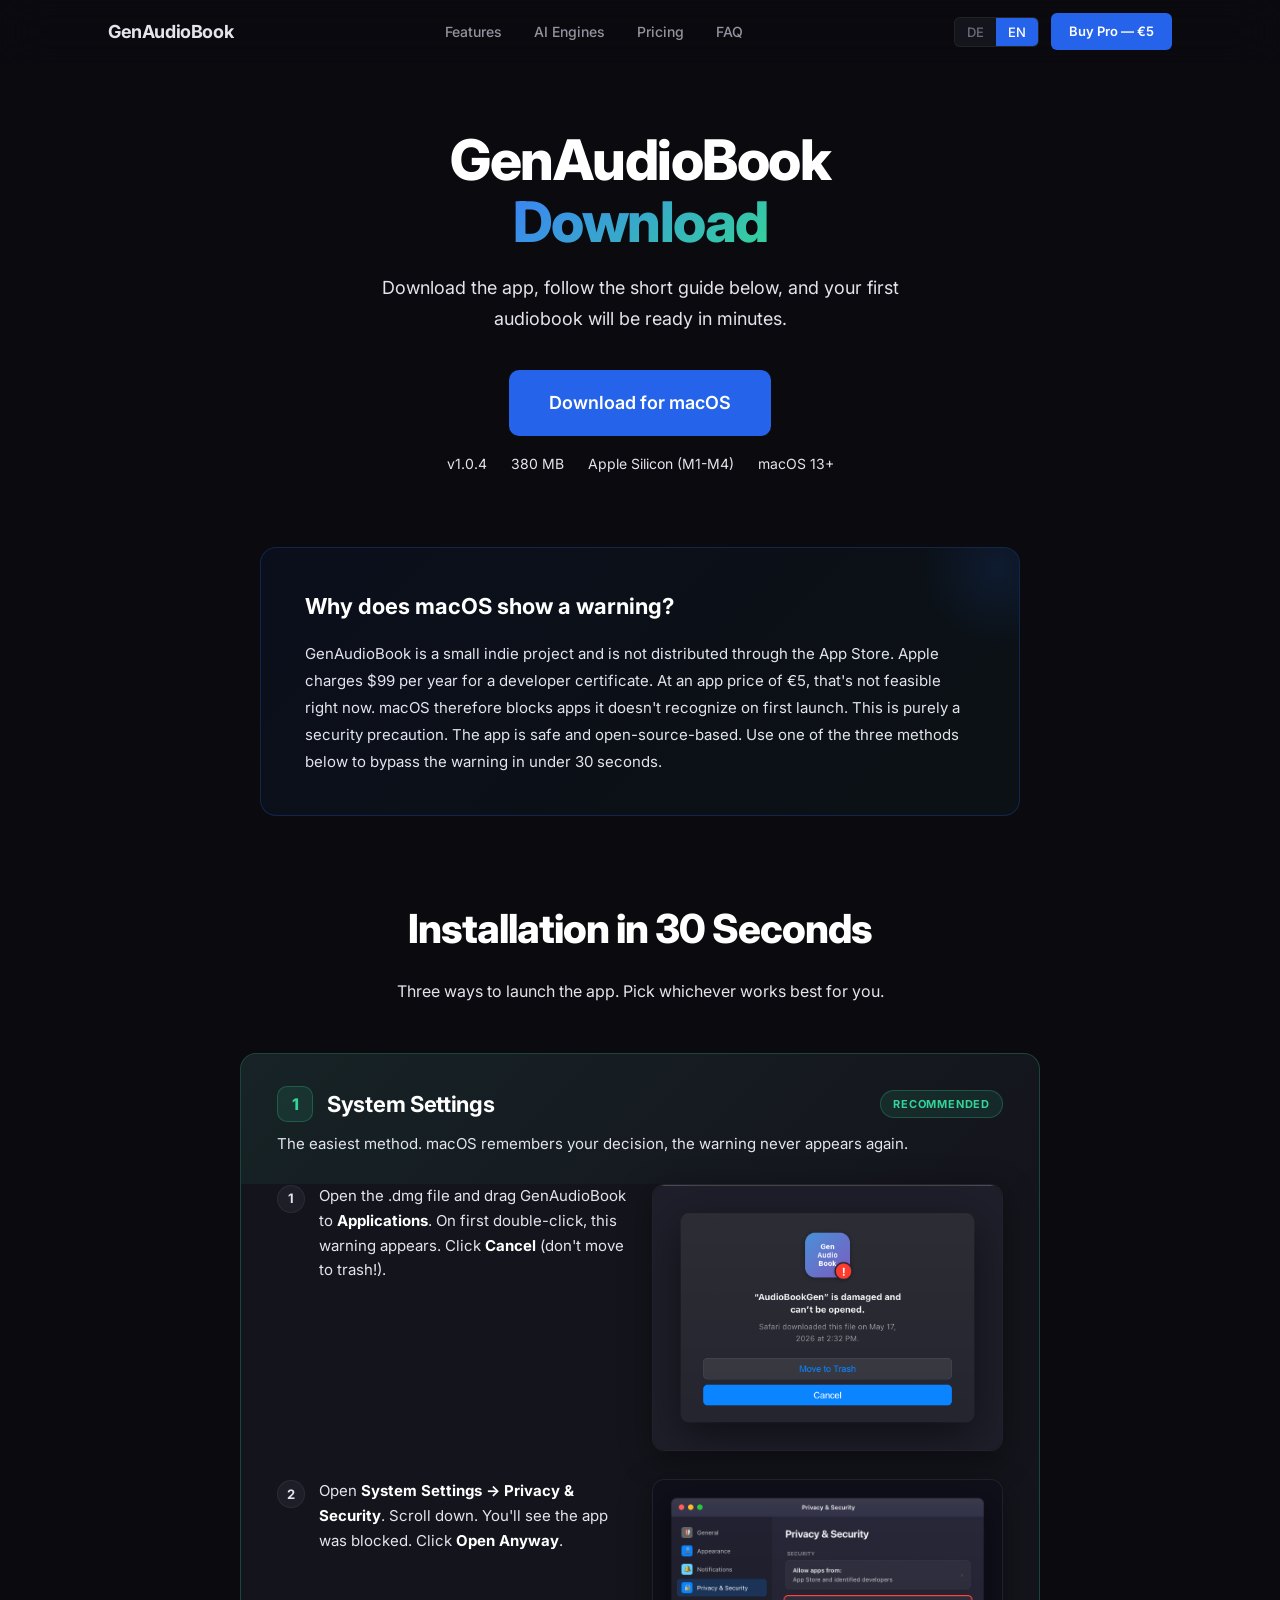
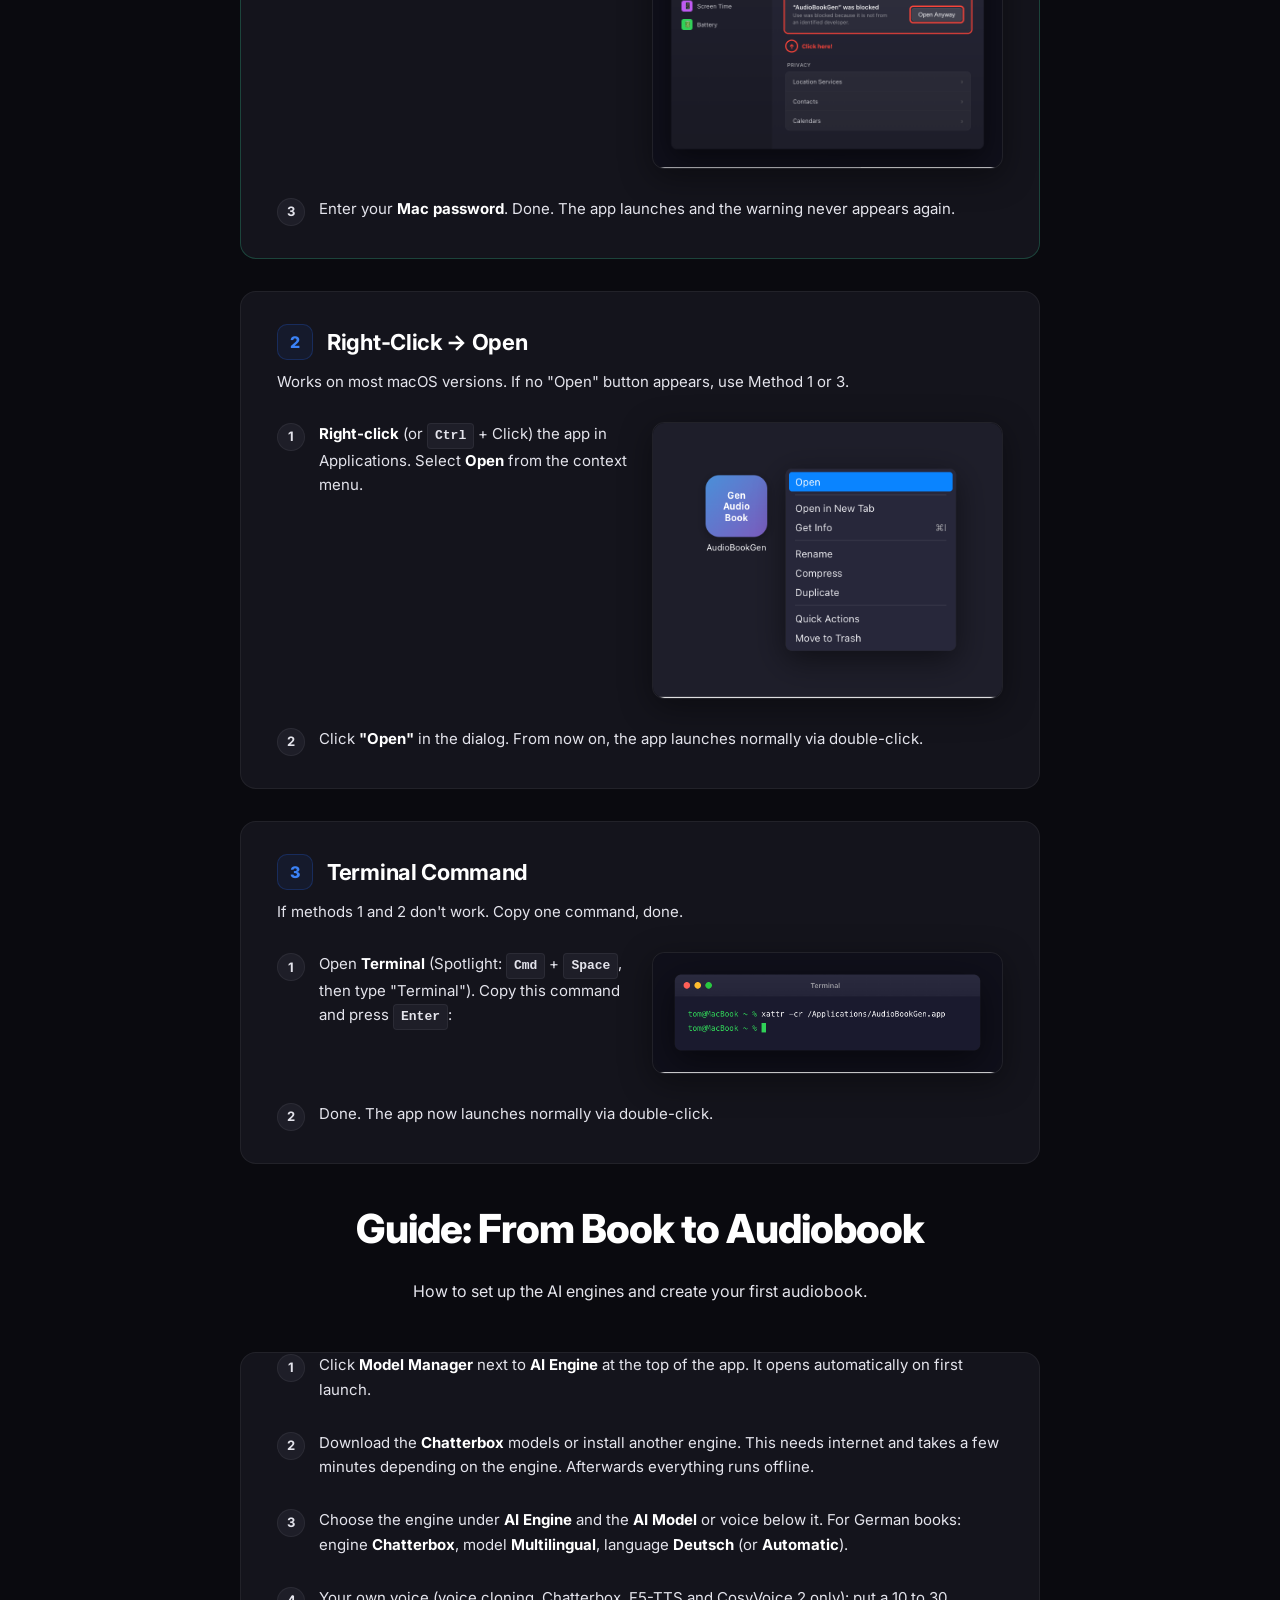
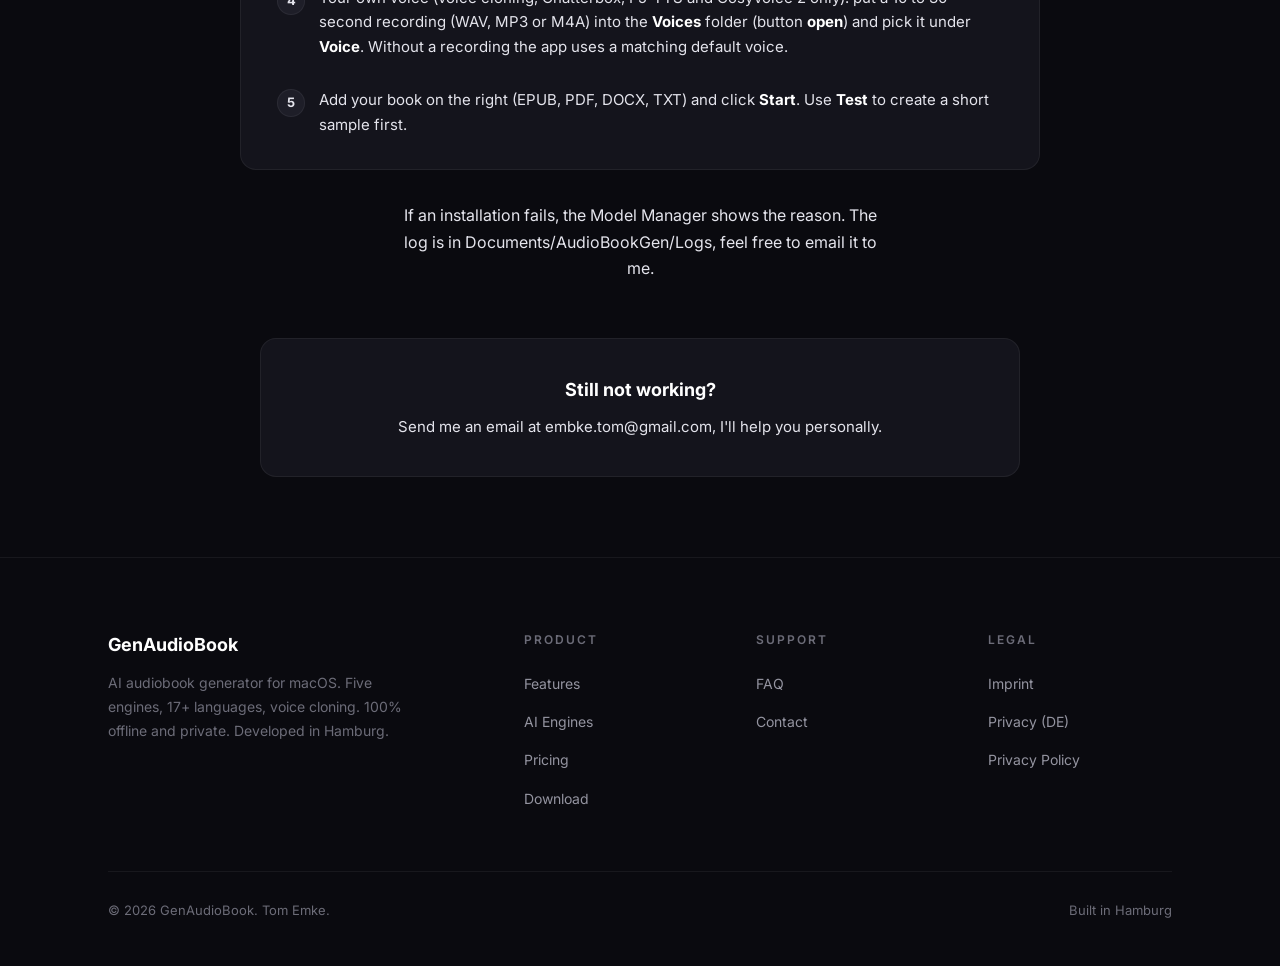
<file: install/index.html>
<!DOCTYPE html>
<html lang="de">
<head>
    <meta charset="UTF-8">
    <meta name="viewport" content="width=device-width, initial-scale=1.0">
    <title>GenAudioBook — Installation auf macOS</title>
    <meta name="description" content="Installationsanleitung für GenAudioBook auf macOS. So öffnest du die App trotz Gatekeeper-Warnung.">
    <link rel="preconnect" href="https://fonts.googleapis.com">
    <link rel="preconnect" href="https://fonts.gstatic.com" crossorigin>
    <link href="https://fonts.googleapis.com/css2?family=Inter:wght@400;500;600;700;800&display=swap" rel="stylesheet">
    <link rel="stylesheet" href="../style.css">
    <style>
        .install-page { padding-top: 130px; padding-bottom: 80px; min-height: 100vh; }

        /* ---- HERO ---- */
        .dl-hero { text-align: center; margin-bottom: 72px; }
        .dl-hero h1 {
            font-size: clamp(36px, 5vw, 56px);
            font-weight: 800; color: #fff; letter-spacing: -1.5px;
            margin-bottom: 20px; line-height: 1.1;
        }
        .dl-hero .gradient-text {
            background: linear-gradient(135deg, var(--accent-light), var(--green));
            -webkit-background-clip: text; -webkit-text-fill-color: transparent; background-clip: text;
        }
        .dl-hero p {
            font-size: 18px; color: var(--txt); max-width: 560px;
            margin: 0 auto 36px; line-height: 1.7;
        }
        .dl-hero .btn-primary { font-size: 18px; padding: 18px 40px; }
        .dl-hero .dl-meta {
            margin-top: 16px; font-size: 14px; color: var(--txt);
            display: flex; gap: 24px; justify-content: center; flex-wrap: wrap;
        }
        .dl-hero .dl-meta span { display: inline-flex; align-items: center; gap: 6px; }

        /* ---- WHY BOX ---- */
        .why-box {
            max-width: 760px; margin: 0 auto 80px;
            background: linear-gradient(135deg, rgba(37,99,235,0.06), rgba(52,211,153,0.04));
            border: 1px solid var(--accent-border); border-radius: var(--radius);
            padding: 40px 44px; position: relative; overflow: hidden;
        }
        .why-box::before {
            content: ''; position: absolute; top: -60px; right: -60px;
            width: 160px; height: 160px; border-radius: 50%;
            background: radial-gradient(circle, rgba(37,99,235,0.12), transparent 70%);
        }
        .why-box h2 { font-size: 22px; font-weight: 700; color: #fff; margin-bottom: 16px; }
        .why-box p { font-size: 15px; color: var(--txt); line-height: 1.8; }

        /* ---- STEPS SECTION ---- */
        .steps-section { max-width: 800px; margin: 0 auto; }
        .steps-section > h2 {
            font-size: clamp(28px, 3.5vw, 40px); font-weight: 800;
            color: #fff; text-align: center; margin-bottom: 16px; letter-spacing: -1px;
        }
        .steps-section > p.steps-sub {
            text-align: center; font-size: 16px; color: var(--txt);
            margin-bottom: 48px; max-width: 500px; margin-left: auto; margin-right: auto;
        }

        /* ---- METHOD CARD ---- */
        .method-card {
            background: var(--bg-card); border: 1px solid var(--border);
            border-radius: var(--radius); margin-bottom: 32px;
            overflow: hidden; transition: border-color 0.3s;
        }
        .method-card:hover { border-color: var(--border-hover); }
        .method-card.recommended { border-color: var(--green-border); }
        .method-card.recommended .method-top { background: linear-gradient(135deg, rgba(52,211,153,0.08), transparent); }

        .method-top { padding: 32px 36px 28px; }
        .method-label {
            display: flex; align-items: center; gap: 14px; margin-bottom: 10px;
        }
        .method-num {
            width: 36px; height: 36px; min-width: 36px; border-radius: 10px;
            display: inline-flex; align-items: center; justify-content: center;
            font-size: 16px; font-weight: 800;
            background: var(--accent-bg); border: 1px solid var(--accent-border); color: var(--accent-light);
        }
        .method-card.recommended .method-num {
            background: var(--green-bg); border-color: var(--green-border); color: var(--green);
        }
        .method-label h3 { font-size: 22px; font-weight: 700; color: #fff; letter-spacing: -0.3px; }
        .method-badge {
            margin-left: auto; font-size: 11px; font-weight: 700; padding: 4px 12px;
            border-radius: 100px; text-transform: uppercase; letter-spacing: 0.8px;
            background: var(--green-bg); color: var(--green); border: 1px solid var(--green-border);
        }
        .method-desc {
            font-size: 15px; color: var(--txt); line-height: 1.6; margin-bottom: 0;
        }

        /* ---- STEP CONTENT ---- */
        .method-steps {
            padding: 0 36px 32px;
            display: flex; flex-direction: column; gap: 28px;
        }
        .step-block {
            display: grid; grid-template-columns: 1fr 1fr; gap: 24px; align-items: start;
        }
        .step-block.text-only { grid-template-columns: 1fr; }
        .step-block.img-only { grid-template-columns: 1fr; }

        .step-text { display: flex; gap: 14px; align-items: flex-start; }
        .step-dot {
            width: 28px; height: 28px; min-width: 28px; border-radius: 50%;
            background: var(--bg-input); border: 1px solid var(--border);
            display: flex; align-items: center; justify-content: center;
            font-size: 13px; font-weight: 700; color: var(--txt); margin-top: 1px;
        }
        .step-text p { font-size: 15px; color: var(--txt); line-height: 1.65; }
        .step-text p strong { color: #fff; }
        .step-text p .key {
            display: inline-block; background: var(--bg-input); border: 1px solid var(--border);
            border-radius: 4px; padding: 1px 7px; font-size: 13px; font-family: var(--mono);
            color: var(--txt); font-weight: 600;
        }

        /* ---- SCREENSHOT IMAGES ---- */
        .step-img {
            border-radius: 12px; overflow: hidden;
            box-shadow: 0 8px 32px rgba(0,0,0,0.4);
            border: 1px solid var(--border);
        }
        .step-img img {
            display: block; width: 100%; height: auto;
            border-radius: 12px;
        }

        /* Language-aware image switching */
        html[lang="de"] .lang-en { display: none !important; }
        html[lang="en"] .lang-de { display: none !important; }

        /* ---- HELP FOOTER ---- */
        .help-footer {
            max-width: 760px; margin: 56px auto 0; text-align: center;
            padding: 36px 40px;
            background: var(--bg-card); border: 1px solid var(--border); border-radius: var(--radius);
        }
        .help-footer h3 { font-size: 18px; font-weight: 700; color: #fff; margin-bottom: 10px; }
        .help-footer p { font-size: 15px; color: var(--txt); line-height: 1.7; }

        /* ---- RESPONSIVE ---- */
        @media (max-width: 700px) {
            .step-block { grid-template-columns: 1fr; }
            .method-top, .method-steps { padding-left: 24px; padding-right: 24px; }
            .why-box { padding: 28px 24px; }
        }
    </style>
</head>
<body>

<!-- NAVBAR -->
<nav class="navbar">
    <div class="container">
        <a href="/" class="nav-logo">GenAudioBook</a>
        <ul class="nav-links" id="navLinks">
            <li><a href="/#features" data-de="Features" data-en="Features">Features</a></li>
            <li><a href="/#engines" data-de="KI Engines" data-en="AI Engines">KI Engines</a></li>
            <li><a href="/#pricing" data-de="Preise" data-en="Pricing">Preise</a></li>
            <li><a href="/#faq" data-de="FAQ" data-en="FAQ">FAQ</a></li>
        </ul>
        <div class="nav-right">
            <div class="lang-toggle">
                <button id="langDe" class="active" onclick="setLang('de')">DE</button>
                <button id="langEn" onclick="setLang('en')">EN</button>
            </div>
            <a href="https://tomembke.gumroad.com/l/genaudiobook" class="btn-nav-cta" data-de="Pro kaufen — 5 €" data-en="Buy Pro — €5">Pro kaufen — 5 €</a>
            <button class="nav-hamburger" id="navHamburger" onclick="toggleMobileNav()">☰</button>
        </div>
    </div>
</nav>

<div class="install-page">
    <div class="container">

        <!-- ====== DOWNLOAD HERO ====== -->
        <div class="dl-hero">
            <h1>
                <span data-de="GenAudioBook" data-en="GenAudioBook">GenAudioBook</span><br>
                <span class="gradient-text" data-de="herunterladen" data-en="Download">herunterladen</span>
            </h1>
            <p data-de="Lade die App herunter, folge der kurzen Anleitung unten und dein erstes Hörbuch ist in Minuten fertig." data-en="Download the app, follow the short guide below, and your first audiobook will be ready in minutes.">Lade die App herunter, folge der kurzen Anleitung unten und dein erstes Hörbuch ist in Minuten fertig.</p>
            <a href="https://github.com/tomembke/genaudiobook-releases/releases/download/v1.0.4/GenAudioBook_Pro.dmg" class="btn-primary" data-de="Download für macOS" data-en="Download for macOS">Download für macOS</a>
            <div class="dl-meta">
                <span>v1.0.4</span>
                <span>380 MB</span>
                <span>Apple Silicon (M1-M4)</span>
                <span>macOS 13+</span>
            </div>
        </div>

        <!-- ====== WHY BOX ====== -->
        <div class="why-box">
            <h2 data-de="Warum zeigt macOS eine Warnung?" data-en="Why does macOS show a warning?">Warum zeigt macOS eine Warnung?</h2>
            <p data-de="GenAudioBook ist ein kleines Indie-Projekt und wird nicht über den App Store vertrieben. Apple verlangt $99 pro Jahr für ein Entwicklerzertifikat. Bei einem App-Preis von 5 € ist das aktuell nicht drin. macOS blockiert deshalb beim ersten Start Apps, die es nicht kennt. Das ist eine reine Sicherheitswarnung. Die App ist sicher und Open-Source-basiert. Mit einer der drei Methoden unten umgehst du die Warnung in unter 30 Sekunden." data-en="GenAudioBook is a small indie project and is not distributed through the App Store. Apple charges $99 per year for a developer certificate. At an app price of €5, that's not feasible right now. macOS therefore blocks apps it doesn't recognize on first launch. This is purely a security precaution. The app is safe and open-source-based. Use one of the three methods below to bypass the warning in under 30 seconds.">GenAudioBook ist ein kleines Indie-Projekt und wird nicht über den App Store vertrieben. Apple verlangt $99 pro Jahr für ein Entwicklerzertifikat. Bei einem App-Preis von 5 € ist das aktuell nicht drin. macOS blockiert deshalb beim ersten Start Apps, die es nicht kennt. Das ist eine reine Sicherheitswarnung. Die App ist sicher und Open-Source-basiert. Mit einer der drei Methoden unten umgehst du die Warnung in unter 30 Sekunden.</p>
        </div>

        <!-- ====== INSTALLATION STEPS ====== -->
        <div class="steps-section">
            <h2 data-de="Installation in 30 Sekunden" data-en="Installation in 30 Seconds">Installation in 30 Sekunden</h2>
            <p class="steps-sub" data-de="Drei Wege, die App zu starten. Wähle den, der dir am besten passt." data-en="Three ways to launch the app. Pick whichever works best for you.">Drei Wege, die App zu starten. Wähle den, der dir am besten passt.</p>

            <!-- ===== METHOD 1: System Settings ===== -->
            <div class="method-card recommended">
                <div class="method-top">
                    <div class="method-label">
                        <div class="method-num">1</div>
                        <h3 data-de="Systemeinstellungen" data-en="System Settings">Systemeinstellungen</h3>
                        <span class="method-badge" data-de="Empfohlen" data-en="Recommended">Empfohlen</span>
                    </div>
                    <p class="method-desc" data-de="Die einfachste Methode. macOS merkt sich deine Entscheidung, die Warnung kommt nie wieder." data-en="The easiest method. macOS remembers your decision, the warning never appears again.">Die einfachste Methode. macOS merkt sich deine Entscheidung, die Warnung kommt nie wieder.</p>
                </div>
                <div class="method-steps">

                    <!-- Step 1: Open DMG, see warning -->
                    <div class="step-block">
                        <div class="step-text">
                            <div class="step-dot">1</div>
                            <p data-de="Öffne die .dmg Datei und ziehe GenAudioBook in den <strong>Programme</strong>-Ordner. Beim ersten Doppelklick erscheint diese Warnung. Klicke auf <strong>Abbrechen</strong> (nicht in den Papierkorb legen!)." data-en="Open the .dmg file and drag GenAudioBook to <strong>Applications</strong>. On first double-click, this warning appears. Click <strong>Cancel</strong> (don't move to trash!).">Öffne die .dmg Datei und ziehe GenAudioBook in den <strong>Programme</strong>-Ordner. Beim ersten Doppelklick erscheint diese Warnung. Klicke auf <strong>Abbrechen</strong> (nicht in den Papierkorb legen!).</p>
                        </div>
                        <div class="step-img">
                            <img class="lang-de" src="images/gatekeeper-warning-de.png" alt="macOS Gatekeeper Warnung" loading="lazy">
                            <img class="lang-en" src="images/gatekeeper-warning-en.png" alt="macOS Gatekeeper Warning" loading="lazy">
                        </div>
                    </div>

                    <!-- Step 2: Open System Settings -->
                    <div class="step-block">
                        <div class="step-text">
                            <div class="step-dot">2</div>
                            <p data-de="Öffne <strong>Systemeinstellungen → Datenschutz &amp; Sicherheit</strong>. Scrolle nach unten. Du siehst, dass die App blockiert wurde. Klicke auf <strong>Dennoch öffnen</strong>." data-en="Open <strong>System Settings → Privacy &amp; Security</strong>. Scroll down. You'll see the app was blocked. Click <strong>Open Anyway</strong>.">Öffne <strong>Systemeinstellungen → Datenschutz &amp; Sicherheit</strong>. Scrolle nach unten. Du siehst, dass die App blockiert wurde. Klicke auf <strong>Dennoch öffnen</strong>.</p>
                        </div>
                        <div class="step-img">
                            <img class="lang-de" src="images/system-settings-de.png" alt="macOS Systemeinstellungen Datenschutz und Sicherheit" loading="lazy">
                            <img class="lang-en" src="images/system-settings-en.png" alt="macOS System Settings Privacy and Security" loading="lazy">
                        </div>
                    </div>

                    <!-- Step 3: Enter password -->
                    <div class="step-block text-only">
                        <div class="step-text">
                            <div class="step-dot">3</div>
                            <p data-de="Gib dein <strong>Mac-Passwort</strong> ein. Fertig. Die App startet und die Warnung erscheint nie wieder." data-en="Enter your <strong>Mac password</strong>. Done. The app launches and the warning never appears again.">Gib dein <strong>Mac-Passwort</strong> ein. Fertig. Die App startet und die Warnung erscheint nie wieder.</p>
                        </div>
                    </div>
                </div>
            </div>

            <!-- ===== METHOD 2: Right-click ===== -->
            <div class="method-card">
                <div class="method-top">
                    <div class="method-label">
                        <div class="method-num">2</div>
                        <h3 data-de="Rechtsklick → Öffnen" data-en="Right-Click → Open">Rechtsklick → Öffnen</h3>
                    </div>
                    <p class="method-desc" data-de="Funktioniert bei den meisten macOS-Versionen. Falls kein &quot;Öffnen&quot;-Button erscheint, nutze Methode 1 oder 3." data-en="Works on most macOS versions. If no &quot;Open&quot; button appears, use Method 1 or 3.">Funktioniert bei den meisten macOS-Versionen. Falls kein "Öffnen"-Button erscheint, nutze Methode 1 oder 3.</p>
                </div>
                <div class="method-steps">
                    <div class="step-block">
                        <div class="step-text">
                            <div class="step-dot">1</div>
                            <p data-de="<strong>Rechtsklick</strong> (oder <span class='key'>Ctrl</span> + Klick) auf die App im Programme-Ordner. Wähle im Kontextmenü <strong>Öffnen</strong>." data-en="<strong>Right-click</strong> (or <span class='key'>Ctrl</span> + Click) the app in Applications. Select <strong>Open</strong> from the context menu."><strong>Rechtsklick</strong> (oder <span class="key">Ctrl</span> + Klick) auf die App im Programme-Ordner. Wähle im Kontextmenü <strong>Öffnen</strong>.</p>
                        </div>
                        <div class="step-img">
                            <img class="lang-de" src="images/rightclick-de.png" alt="macOS Rechtsklick Kontextmenü" loading="lazy">
                            <img class="lang-en" src="images/rightclick-en.png" alt="macOS Right-click Context Menu" loading="lazy">
                        </div>
                    </div>
                    <div class="step-block text-only">
                        <div class="step-text">
                            <div class="step-dot">2</div>
                            <p data-de="Im Dialog auf <strong>&quot;Öffnen&quot;</strong> klicken. Ab jetzt startet die App ganz normal per Doppelklick." data-en="Click <strong>&quot;Open&quot;</strong> in the dialog. From now on, the app launches normally via double-click.">Im Dialog auf <strong>"Öffnen"</strong> klicken. Ab jetzt startet die App ganz normal per Doppelklick.</p>
                        </div>
                    </div>
                </div>
            </div>

            <!-- ===== METHOD 3: Terminal ===== -->
            <div class="method-card">
                <div class="method-top">
                    <div class="method-label">
                        <div class="method-num">3</div>
                        <h3 data-de="Terminal-Befehl" data-en="Terminal Command">Terminal-Befehl</h3>
                    </div>
                    <p class="method-desc" data-de="Falls Methode 1 und 2 nicht funktionieren. Kopiere einen Befehl, fertig." data-en="If methods 1 and 2 don't work. Copy one command, done.">Falls Methode 1 und 2 nicht funktionieren. Kopiere einen Befehl, fertig.</p>
                </div>
                <div class="method-steps">
                    <div class="step-block">
                        <div class="step-text">
                            <div class="step-dot">1</div>
                            <p data-de="Öffne <strong>Terminal</strong> (Spotlight: <span class='key'>Cmd</span> + <span class='key'>Leertaste</span>, dann &quot;Terminal&quot; eingeben). Kopiere diesen Befehl und drücke <span class='key'>Enter</span>:" data-en="Open <strong>Terminal</strong> (Spotlight: <span class='key'>Cmd</span> + <span class='key'>Space</span>, then type &quot;Terminal&quot;). Copy this command and press <span class='key'>Enter</span>:">Öffne <strong>Terminal</strong> (Spotlight: <span class="key">Cmd</span> + <span class="key">Leertaste</span>, dann "Terminal" eingeben). Kopiere diesen Befehl und drücke <span class="key">Enter</span>:</p>
                        </div>
                        <div class="step-img">
                            <img src="images/terminal-xattr.png" alt="Terminal xattr Befehl" loading="lazy">
                        </div>
                    </div>
                    <div class="step-block text-only">
                        <div class="step-text">
                            <div class="step-dot">2</div>
                            <p data-de="Fertig. Die App startet jetzt normal per Doppelklick." data-en="Done. The app now launches normally via double-click.">Fertig. Die App startet jetzt normal per Doppelklick.</p>
                        </div>
                    </div>
                </div>
            </div>
        </div>

        <!-- ====== USAGE GUIDE ====== -->
        <div class="steps-section" id="anleitung">
            <h2 data-de="Anleitung: Vom Buch zum Hörbuch" data-en="Guide: From Book to Audiobook">Anleitung: Vom Buch zum Hörbuch</h2>
            <p class="steps-sub" data-de="So richtest du die KI-Engines ein und erzeugst dein erstes Hörbuch." data-en="How to set up the AI engines and create your first audiobook.">So richtest du die KI-Engines ein und erzeugst dein erstes Hörbuch.</p>
            <div class="method-card">
                <div class="method-steps">
                    <div class="step-block text-only">
                        <div class="step-text">
                            <div class="step-dot">1</div>
                            <p data-de="Klicke oben in der App neben <strong>KI Engine</strong> auf <strong>Model Manager</strong>. Beim ersten Start öffnet er sich automatisch." data-en="Click <strong>Model Manager</strong> next to <strong>AI Engine</strong> at the top of the app. It opens automatically on first launch.">Klicke oben in der App neben <strong>KI Engine</strong> auf <strong>Model Manager</strong>. Beim ersten Start öffnet er sich automatisch.</p>
                        </div>
                    </div>
                    <div class="step-block text-only">
                        <div class="step-text">
                            <div class="step-dot">2</div>
                            <p data-de="Lade bei <strong>Chatterbox</strong> die Modelle oder installiere eine andere Engine. Das braucht Internet und je nach Engine ein paar Minuten. Danach läuft alles offline." data-en="Download the <strong>Chatterbox</strong> models or install another engine. This needs internet and takes a few minutes depending on the engine. Afterwards everything runs offline.">Lade bei <strong>Chatterbox</strong> die Modelle oder installiere eine andere Engine. Das braucht Internet und je nach Engine ein paar Minuten. Danach läuft alles offline.</p>
                        </div>
                    </div>
                    <div class="step-block text-only">
                        <div class="step-text">
                            <div class="step-dot">3</div>
                            <p data-de="Wähle unter <strong>KI Engine</strong> die Engine und darunter das <strong>KI Modell</strong> bzw. die Stimme. Für deutsche Bücher: Engine <strong>Chatterbox</strong>, Modell <strong>Multilingual</strong>, Sprache <strong>Deutsch</strong> (oder <strong>Automatisch</strong>)." data-en="Choose the engine under <strong>AI Engine</strong> and the <strong>AI Model</strong> or voice below it. For German books: engine <strong>Chatterbox</strong>, model <strong>Multilingual</strong>, language <strong>Deutsch</strong> (or <strong>Automatic</strong>).">Wähle unter <strong>KI Engine</strong> die Engine und darunter das <strong>KI Modell</strong> bzw. die Stimme. Für deutsche Bücher: Engine <strong>Chatterbox</strong>, Modell <strong>Multilingual</strong>, Sprache <strong>Deutsch</strong> (oder <strong>Automatisch</strong>).</p>
                        </div>
                    </div>
                    <div class="step-block text-only">
                        <div class="step-text">
                            <div class="step-dot">4</div>
                            <p data-de="Eigene Stimme (Voice Cloning, nur Chatterbox, F5-TTS, CosyVoice 2): Lege eine Aufnahme von 10 bis 30 Sekunden (WAV, MP3 oder M4A) in den Ordner <strong>Stimmen</strong> (Button <strong>öffnen</strong>) und wähle sie unter <strong>Stimme</strong>. Ohne eigene Aufnahme nutzt die App eine passende Standardstimme." data-en="Your own voice (voice cloning, Chatterbox, F5-TTS and CosyVoice 2 only): put a 10 to 30 second recording (WAV, MP3 or M4A) into the <strong>Voices</strong> folder (button <strong>open</strong>) and pick it under <strong>Voice</strong>. Without a recording the app uses a matching default voice.">Eigene Stimme (Voice Cloning, nur Chatterbox, F5-TTS, CosyVoice 2): Lege eine Aufnahme von 10 bis 30 Sekunden (WAV, MP3 oder M4A) in den Ordner <strong>Stimmen</strong> (Button <strong>öffnen</strong>) und wähle sie unter <strong>Stimme</strong>. Ohne eigene Aufnahme nutzt die App eine passende Standardstimme.</p>
                        </div>
                    </div>
                    <div class="step-block text-only">
                        <div class="step-text">
                            <div class="step-dot">5</div>
                            <p data-de="Füge rechts dein Buch hinzu (EPUB, PDF, DOCX, TXT) und klicke auf <strong>Start</strong>. Mit <strong>Test</strong> erzeugst du vorher eine kurze Hörprobe." data-en="Add your book on the right (EPUB, PDF, DOCX, TXT) and click <strong>Start</strong>. Use <strong>Test</strong> to create a short sample first.">Füge rechts dein Buch hinzu (EPUB, PDF, DOCX, TXT) und klicke auf <strong>Start</strong>. Mit <strong>Test</strong> erzeugst du vorher eine kurze Hörprobe.</p>
                        </div>
                    </div>
                </div>
            </div>
            <p class="steps-sub" data-de="Bricht eine Installation ab, steht der Grund im Model Manager. Das Protokoll liegt unter Dokumente/AudioBookGen/Logs, schick es mir gern per Mail." data-en="If an installation fails, the Model Manager shows the reason. The log is in Documents/AudioBookGen/Logs, feel free to email it to me.">Bricht eine Installation ab, steht der Grund im Model Manager. Das Protokoll liegt unter Dokumente/AudioBookGen/Logs, schick es mir gern per Mail.</p>
        </div>

        <!-- ====== HELP FOOTER ====== -->
        <div class="help-footer">
            <h3 data-de="Klappt trotzdem nicht?" data-en="Still not working?">Klappt trotzdem nicht?</h3>
            <p data-de="Schreib mir eine Mail an embke.tom@gmail.com, ich helfe dir persönlich weiter." data-en="Send me an email at embke.tom@gmail.com, I'll help you personally.">Schreib mir eine Mail an <a href="mailto:embke.tom@gmail.com">embke.tom@gmail.com</a>, ich helfe dir persönlich weiter.</p>
        </div>

    </div>
</div>

<!-- FOOTER -->
<footer class="footer">
    <div class="container">
        <div class="footer-grid">
            <div class="footer-brand">
                <h3>GenAudioBook</h3>
                <p data-de="KI-Hörbuch Generator für macOS. Fünf Engines, 17+ Sprachen, Voice Cloning. 100% offline und privat. Entwickelt in Hamburg." data-en="AI audiobook generator for macOS. Five engines, 17+ languages, voice cloning. 100% offline and private. Developed in Hamburg.">KI-Hörbuch Generator für macOS. Fünf Engines, 17+ Sprachen, Voice Cloning. 100% offline und privat. Entwickelt in Hamburg.</p>
            </div>
            <div class="footer-col">
                <h4 data-de="Produkt" data-en="Product">Produkt</h4>
                <ul>
                    <li><a href="/#features" data-de="Features" data-en="Features">Features</a></li>
                    <li><a href="/#engines" data-de="KI Engines" data-en="AI Engines">KI Engines</a></li>
                    <li><a href="/#pricing" data-de="Preise" data-en="Pricing">Preise</a></li>
                    <li><a href="/install" data-de="Download" data-en="Download">Download</a></li>
                </ul>
            </div>
            <div class="footer-col">
                <h4 data-de="Support" data-en="Support">Support</h4>
                <ul>
                    <li><a href="/#faq" data-de="FAQ" data-en="FAQ">FAQ</a></li>
                    <li><a href="mailto:embke.tom@gmail.com" data-de="Kontakt" data-en="Contact">Kontakt</a></li>
                </ul>
            </div>
            <div class="footer-col">
                <h4 data-de="Rechtliches" data-en="Legal">Rechtliches</h4>
                <ul>
                    <li><a href="/impressum.html" data-de="Impressum" data-en="Imprint">Impressum</a></li>
                    <li><a href="/datenschutz.html" data-de="Datenschutz" data-en="Privacy (DE)">Datenschutz</a></li>
                    <li><a href="/privacy.html" data-de="Privacy Policy (EN)" data-en="Privacy Policy">Privacy Policy (EN)</a></li>
                </ul>
            </div>
        </div>
        <div class="footer-bottom">
            <span>&copy; 2026 GenAudioBook. Tom Emke.</span>
            <span data-de="Entwickelt in Hamburg" data-en="Built in Hamburg">Entwickelt in Hamburg</span>
        </div>
    </div>
</footer>

<script src="../script.js?v=3"></script>
</body>
</html>
</file>
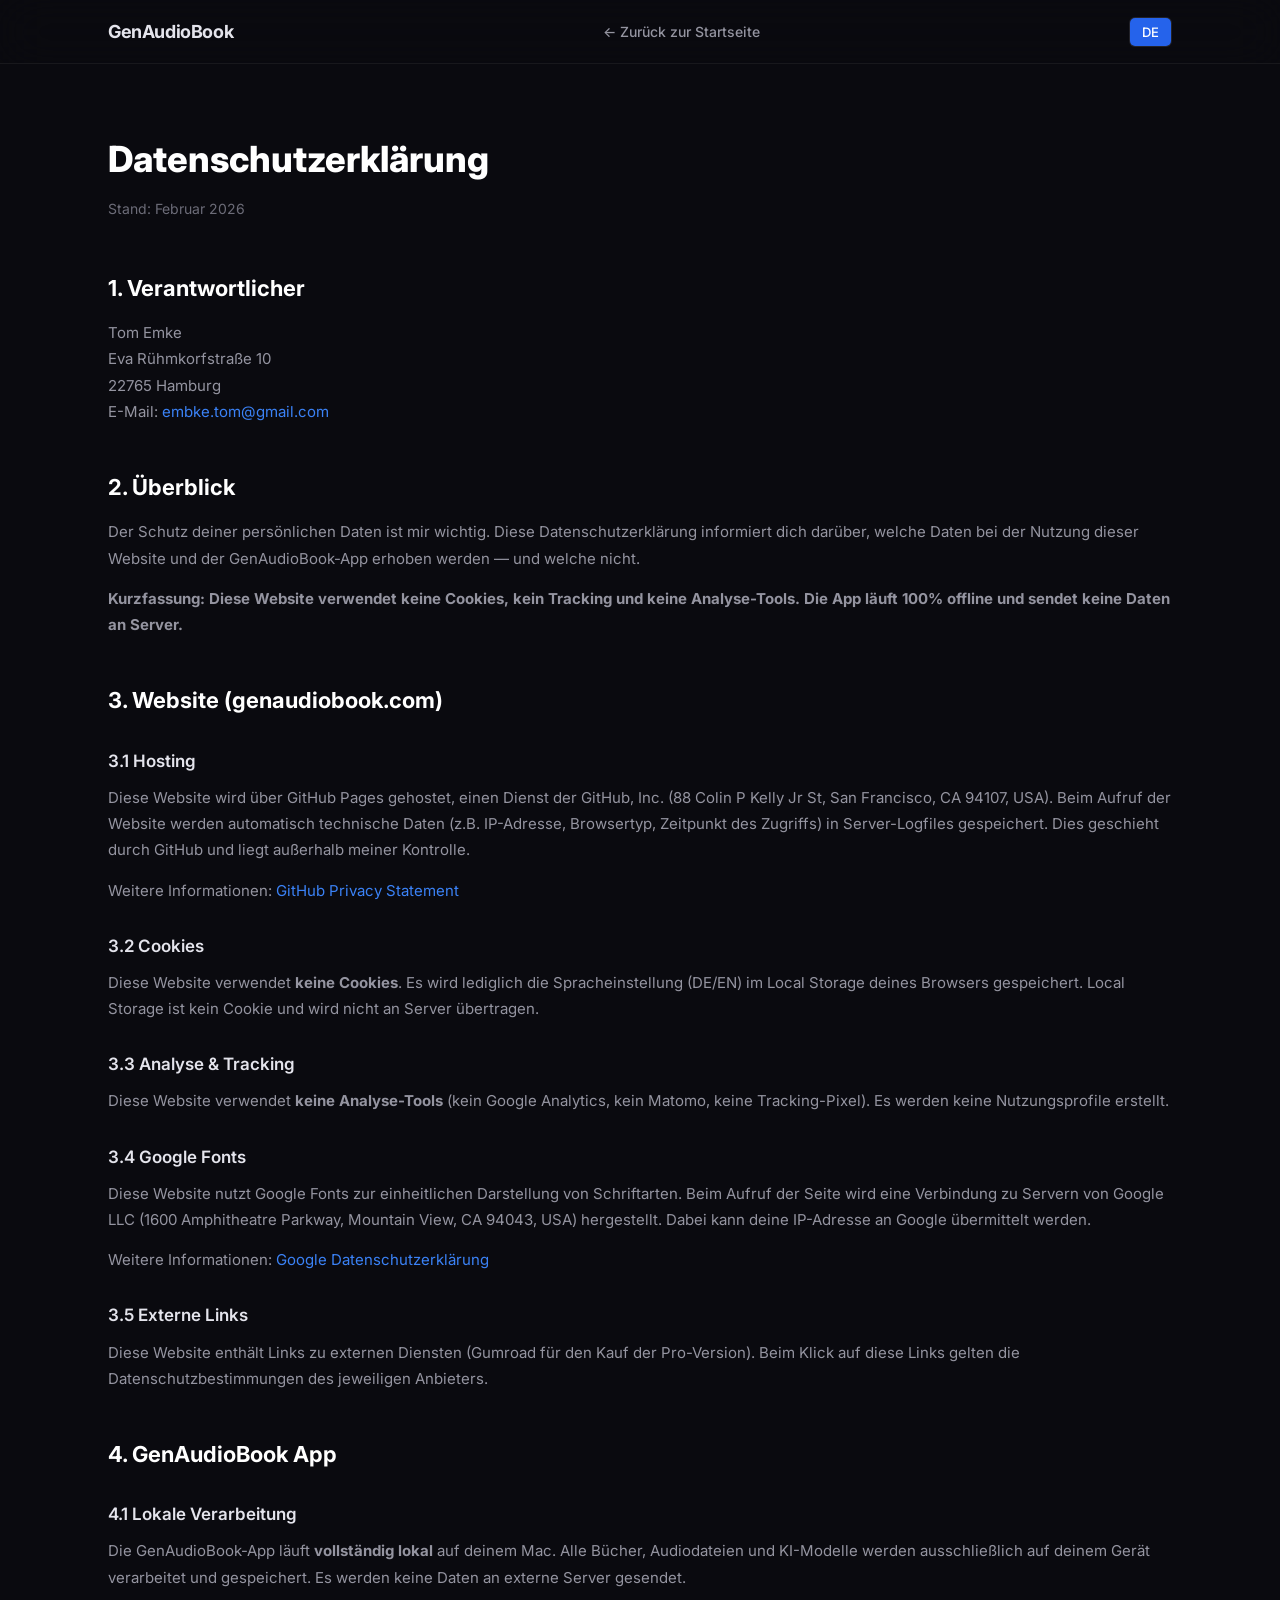
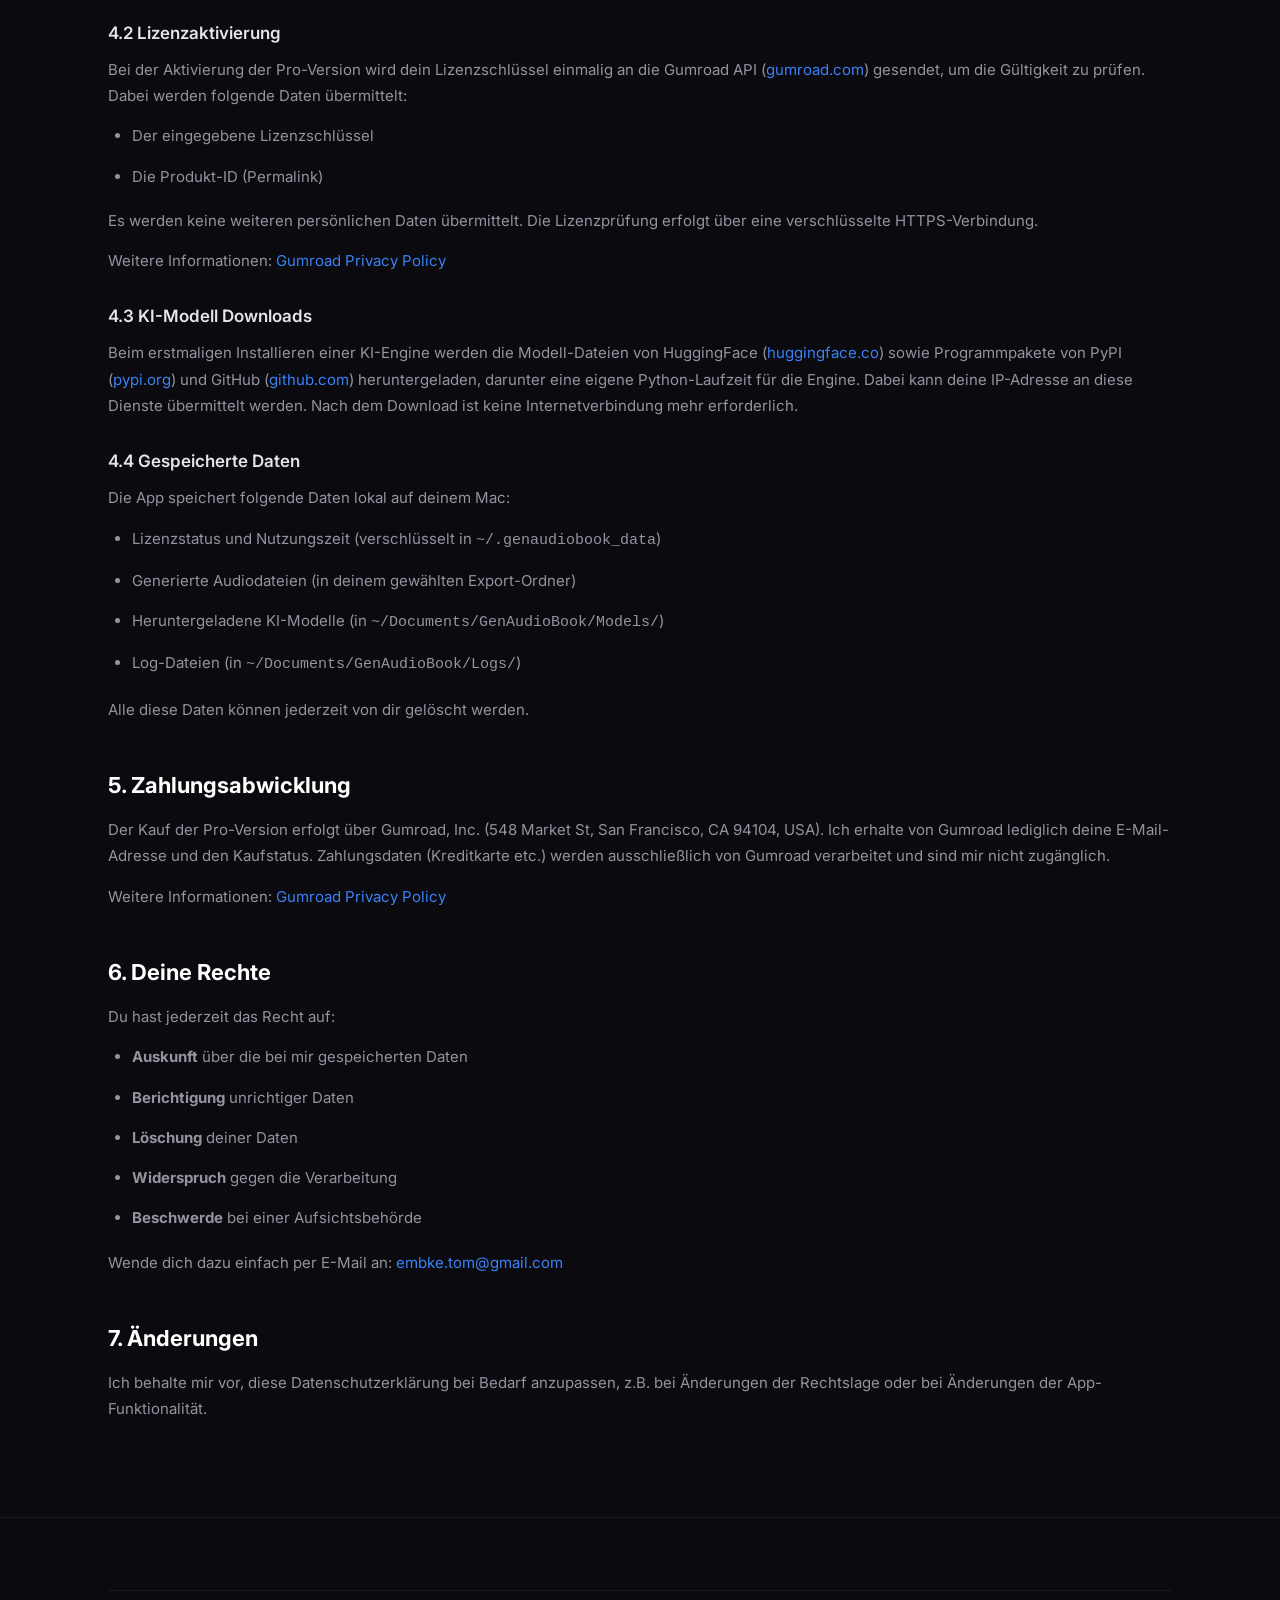
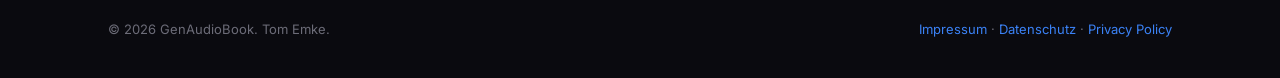
<file: datenschutz.html>
<!DOCTYPE html>
<html lang="de">
<head>
    <meta charset="UTF-8">
    <meta name="viewport" content="width=device-width, initial-scale=1.0">
    <title>Datenschutzerklärung — GenAudioBook</title>
    <meta name="description" content="Datenschutzerklärung von GenAudioBook.">
    <meta name="robots" content="noindex">
    <link rel="canonical" href="https://genaudiobook.com/datenschutz.html">
    <link rel="preconnect" href="https://fonts.googleapis.com">
    <link rel="preconnect" href="https://fonts.gstatic.com" crossorigin>
    <link href="https://fonts.googleapis.com/css2?family=Inter:wght@400;500;600;700&display=swap" rel="stylesheet">
    <link rel="stylesheet" href="style.css">
</head>
<body>

<nav class="navbar">
    <div class="container">
        <a href="/" class="nav-logo">GenAudioBook</a>
        <ul class="nav-links">
            <li><a href="/">← Zurück zur Startseite</a></li>
        </ul>
        <div class="nav-right">
            <div class="lang-toggle">
                <button class="active">DE</button>
            </div>
        </div>
    </div>
</nav>

<main class="legal-page">
    <div class="container">
        <h1>Datenschutzerklärung</h1>
        <p class="legal-date">Stand: Februar 2026</p>

        <h2>1. Verantwortlicher</h2>
        <p>
            Tom Emke<br>
            Eva Rühmkorfstraße 10<br>
            22765 Hamburg<br>
            E-Mail: <a href="mailto:embke.tom@gmail.com">embke.tom@gmail.com</a>
        </p>

        <h2>2. Überblick</h2>
        <p>
            Der Schutz deiner persönlichen Daten ist mir wichtig. Diese Datenschutzerklärung informiert dich darüber, welche Daten bei der Nutzung dieser Website und der GenAudioBook-App erhoben werden — und welche nicht.
        </p>
        <p><strong>Kurzfassung: Diese Website verwendet keine Cookies, kein Tracking und keine Analyse-Tools. Die App läuft 100% offline und sendet keine Daten an Server.</strong></p>

        <h2>3. Website (genaudiobook.com)</h2>

        <h3>3.1 Hosting</h3>
        <p>
            Diese Website wird über GitHub Pages gehostet, einen Dienst der GitHub, Inc. (88 Colin P Kelly Jr St, San Francisco, CA 94107, USA). Beim Aufruf der Website werden automatisch technische Daten (z.B. IP-Adresse, Browsertyp, Zeitpunkt des Zugriffs) in Server-Logfiles gespeichert. Dies geschieht durch GitHub und liegt außerhalb meiner Kontrolle.
        </p>
        <p>
            Weitere Informationen: <a href="https://docs.github.com/en/site-policy/privacy-policies/github-general-privacy-statement" target="_blank" rel="noopener">GitHub Privacy Statement</a>
        </p>

        <h3>3.2 Cookies</h3>
        <p>
            Diese Website verwendet <strong>keine Cookies</strong>. Es wird lediglich die Spracheinstellung (DE/EN) im Local Storage deines Browsers gespeichert. Local Storage ist kein Cookie und wird nicht an Server übertragen.
        </p>

        <h3>3.3 Analyse & Tracking</h3>
        <p>
            Diese Website verwendet <strong>keine Analyse-Tools</strong> (kein Google Analytics, kein Matomo, keine Tracking-Pixel). Es werden keine Nutzungsprofile erstellt.
        </p>

        <h3>3.4 Google Fonts</h3>
        <p>
            Diese Website nutzt Google Fonts zur einheitlichen Darstellung von Schriftarten. Beim Aufruf der Seite wird eine Verbindung zu Servern von Google LLC (1600 Amphitheatre Parkway, Mountain View, CA 94043, USA) hergestellt. Dabei kann deine IP-Adresse an Google übermittelt werden.
        </p>
        <p>
            Weitere Informationen: <a href="https://policies.google.com/privacy" target="_blank" rel="noopener">Google Datenschutzerklärung</a>
        </p>

        <h3>3.5 Externe Links</h3>
        <p>
            Diese Website enthält Links zu externen Diensten (Gumroad für den Kauf der Pro-Version). Beim Klick auf diese Links gelten die Datenschutzbestimmungen des jeweiligen Anbieters.
        </p>

        <h2>4. GenAudioBook App</h2>

        <h3>4.1 Lokale Verarbeitung</h3>
        <p>
            Die GenAudioBook-App läuft <strong>vollständig lokal</strong> auf deinem Mac. Alle Bücher, Audiodateien und KI-Modelle werden ausschließlich auf deinem Gerät verarbeitet und gespeichert. Es werden keine Daten an externe Server gesendet.
        </p>

        <h3>4.2 Lizenzaktivierung</h3>
        <p>
            Bei der Aktivierung der Pro-Version wird dein Lizenzschlüssel einmalig an die Gumroad API (<a href="https://gumroad.com" target="_blank" rel="noopener">gumroad.com</a>) gesendet, um die Gültigkeit zu prüfen. Dabei werden folgende Daten übermittelt:
        </p>
        <ul>
            <li>Der eingegebene Lizenzschlüssel</li>
            <li>Die Produkt-ID (Permalink)</li>
        </ul>
        <p>
            Es werden keine weiteren persönlichen Daten übermittelt. Die Lizenzprüfung erfolgt über eine verschlüsselte HTTPS-Verbindung.
        </p>
        <p>
            Weitere Informationen: <a href="https://gumroad.com/privacy" target="_blank" rel="noopener">Gumroad Privacy Policy</a>
        </p>

        <h3>4.3 KI-Modell Downloads</h3>
        <p>
            Beim erstmaligen Installieren einer KI-Engine werden die Modell-Dateien von HuggingFace (<a href="https://huggingface.co" target="_blank" rel="noopener">huggingface.co</a>) sowie Programmpakete von PyPI (<a href="https://pypi.org" target="_blank" rel="noopener">pypi.org</a>) und GitHub (<a href="https://github.com" target="_blank" rel="noopener">github.com</a>) heruntergeladen, darunter eine eigene Python-Laufzeit für die Engine. Dabei kann deine IP-Adresse an diese Dienste übermittelt werden. Nach dem Download ist keine Internetverbindung mehr erforderlich.
        </p>

        <h3>4.4 Gespeicherte Daten</h3>
        <p>Die App speichert folgende Daten lokal auf deinem Mac:</p>
        <ul>
            <li>Lizenzstatus und Nutzungszeit (verschlüsselt in <code>~/.genaudiobook_data</code>)</li>
            <li>Generierte Audiodateien (in deinem gewählten Export-Ordner)</li>
            <li>Heruntergeladene KI-Modelle (in <code>~/Documents/GenAudioBook/Models/</code>)</li>
            <li>Log-Dateien (in <code>~/Documents/GenAudioBook/Logs/</code>)</li>
        </ul>
        <p>Alle diese Daten können jederzeit von dir gelöscht werden.</p>

        <h2>5. Zahlungsabwicklung</h2>
        <p>
            Der Kauf der Pro-Version erfolgt über Gumroad, Inc. (548 Market St, San Francisco, CA 94104, USA). Ich erhalte von Gumroad lediglich deine E-Mail-Adresse und den Kaufstatus. Zahlungsdaten (Kreditkarte etc.) werden ausschließlich von Gumroad verarbeitet und sind mir nicht zugänglich.
        </p>
        <p>
            Weitere Informationen: <a href="https://gumroad.com/privacy" target="_blank" rel="noopener">Gumroad Privacy Policy</a>
        </p>

        <h2>6. Deine Rechte</h2>
        <p>Du hast jederzeit das Recht auf:</p>
        <ul>
            <li><strong>Auskunft</strong> über die bei mir gespeicherten Daten</li>
            <li><strong>Berichtigung</strong> unrichtiger Daten</li>
            <li><strong>Löschung</strong> deiner Daten</li>
            <li><strong>Widerspruch</strong> gegen die Verarbeitung</li>
            <li><strong>Beschwerde</strong> bei einer Aufsichtsbehörde</li>
        </ul>
        <p>
            Wende dich dazu einfach per E-Mail an: <a href="mailto:embke.tom@gmail.com">embke.tom@gmail.com</a>
        </p>

        <h2>7. Änderungen</h2>
        <p>
            Ich behalte mir vor, diese Datenschutzerklärung bei Bedarf anzupassen, z.B. bei Änderungen der Rechtslage oder bei Änderungen der App-Funktionalität.
        </p>
    </div>
</main>

<footer class="footer">
    <div class="container">
        <div class="footer-bottom">
            <span>© 2026 GenAudioBook. Tom Emke.</span>
            <span>
                <a href="impressum.html">Impressum</a> · 
                <a href="datenschutz.html">Datenschutz</a> · 
                <a href="privacy.html">Privacy Policy</a>
            </span>
        </div>
    </div>
</footer>

</body>
</html>
</file>
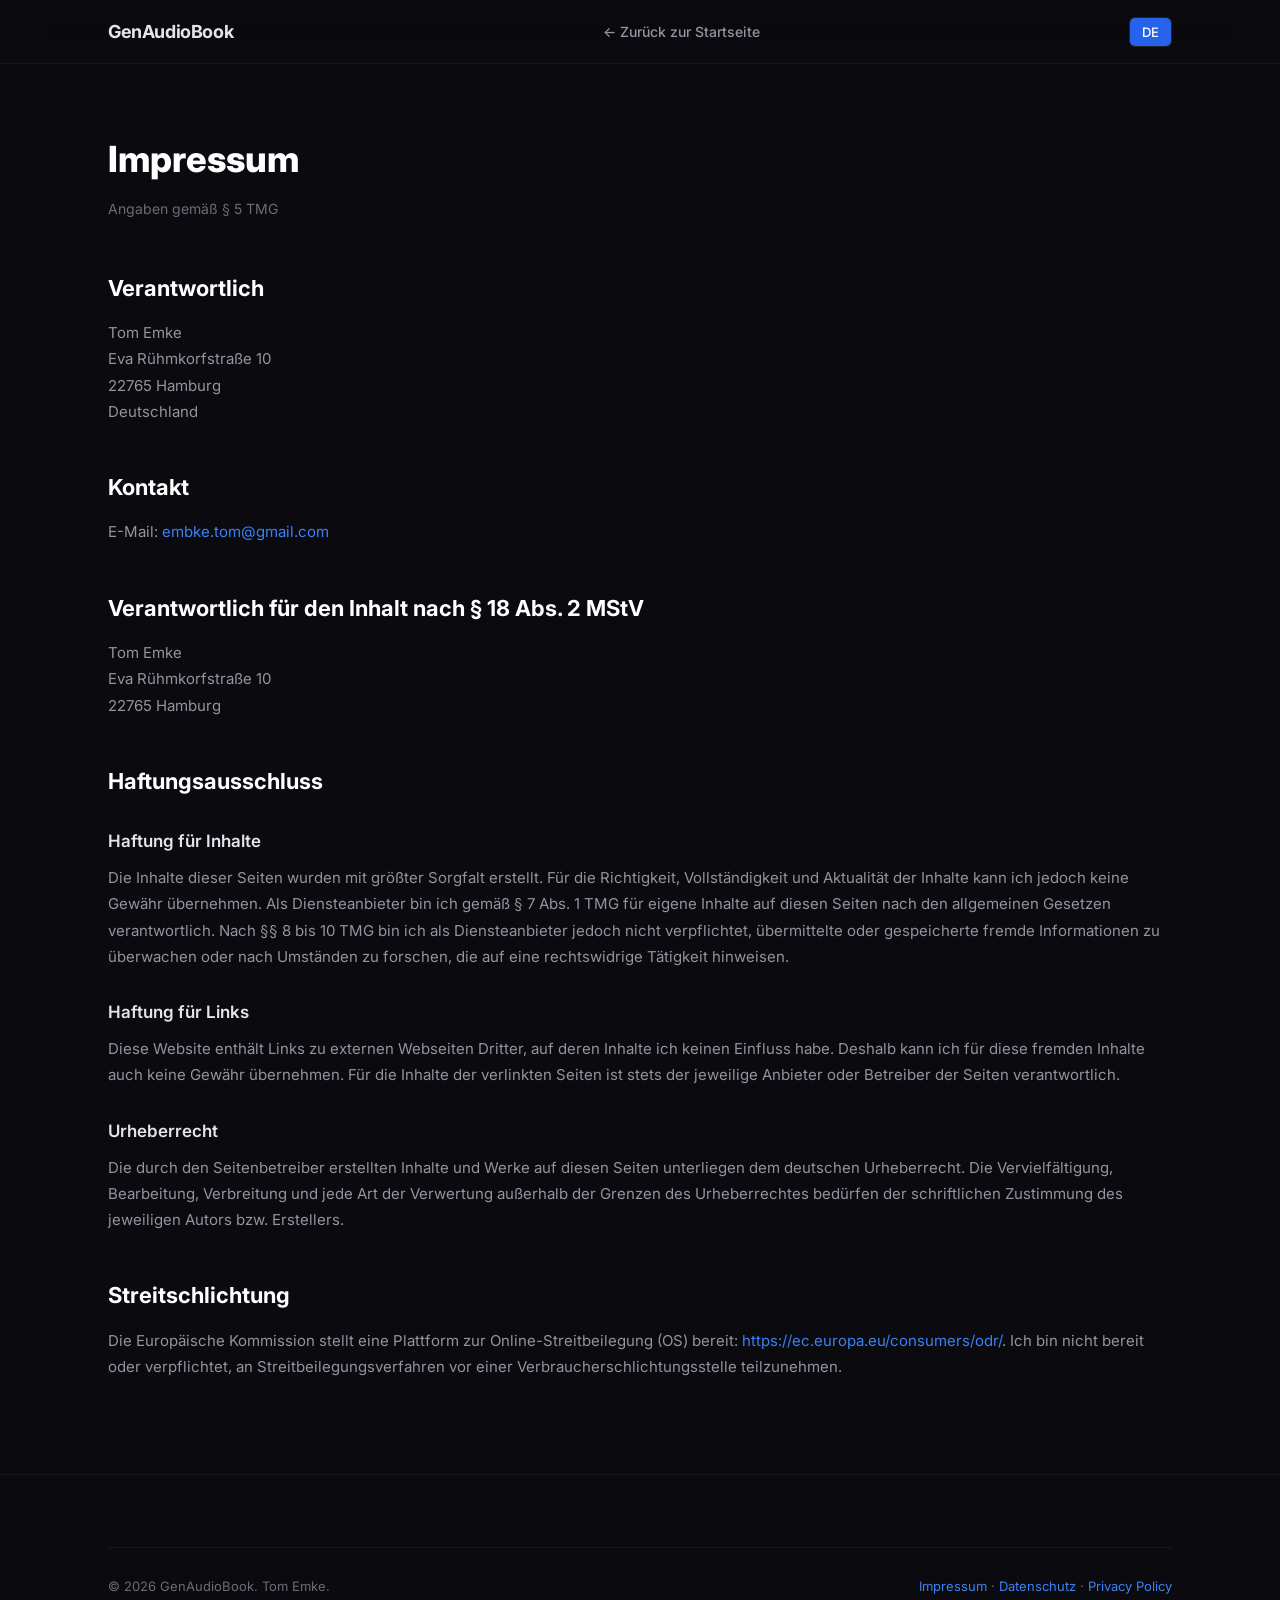
<file: impressum.html>
<!DOCTYPE html>
<html lang="de">
<head>
    <meta charset="UTF-8">
    <meta name="viewport" content="width=device-width, initial-scale=1.0">
    <title>Impressum — GenAudioBook</title>
    <meta name="description" content="Impressum von GenAudioBook. Angaben gemäß § 5 TMG.">
    <meta name="robots" content="noindex">
    <link rel="canonical" href="https://genaudiobook.com/impressum.html">
    <link rel="preconnect" href="https://fonts.googleapis.com">
    <link rel="preconnect" href="https://fonts.gstatic.com" crossorigin>
    <link href="https://fonts.googleapis.com/css2?family=Inter:wght@400;500;600;700&display=swap" rel="stylesheet">
    <link rel="stylesheet" href="style.css">
</head>
<body>

<nav class="navbar">
    <div class="container">
        <a href="/" class="nav-logo">GenAudioBook</a>
        <ul class="nav-links">
            <li><a href="/">← Zurück zur Startseite</a></li>
        </ul>
        <div class="nav-right">
            <div class="lang-toggle">
                <button class="active">DE</button>
            </div>
        </div>
    </div>
</nav>

<main class="legal-page">
    <div class="container">
        <h1>Impressum</h1>
        <p class="legal-date">Angaben gemäß § 5 TMG</p>

        <h2>Verantwortlich</h2>
        <p>
            Tom Emke<br>
            Eva Rühmkorfstraße 10<br>
            22765 Hamburg<br>
            Deutschland
        </p>

        <h2>Kontakt</h2>
        <p>
            E-Mail: <a href="mailto:embke.tom@gmail.com">embke.tom@gmail.com</a>
        </p>

        <h2>Verantwortlich für den Inhalt nach § 18 Abs. 2 MStV</h2>
        <p>
            Tom Emke<br>
            Eva Rühmkorfstraße 10<br>
            22765 Hamburg
        </p>

        <h2>Haftungsausschluss</h2>

        <h3>Haftung für Inhalte</h3>
        <p>
            Die Inhalte dieser Seiten wurden mit größter Sorgfalt erstellt. Für die Richtigkeit, Vollständigkeit und Aktualität der Inhalte kann ich jedoch keine Gewähr übernehmen. Als Diensteanbieter bin ich gemäß § 7 Abs. 1 TMG für eigene Inhalte auf diesen Seiten nach den allgemeinen Gesetzen verantwortlich. Nach §§ 8 bis 10 TMG bin ich als Diensteanbieter jedoch nicht verpflichtet, übermittelte oder gespeicherte fremde Informationen zu überwachen oder nach Umständen zu forschen, die auf eine rechtswidrige Tätigkeit hinweisen.
        </p>

        <h3>Haftung für Links</h3>
        <p>
            Diese Website enthält Links zu externen Webseiten Dritter, auf deren Inhalte ich keinen Einfluss habe. Deshalb kann ich für diese fremden Inhalte auch keine Gewähr übernehmen. Für die Inhalte der verlinkten Seiten ist stets der jeweilige Anbieter oder Betreiber der Seiten verantwortlich.
        </p>

        <h3>Urheberrecht</h3>
        <p>
            Die durch den Seitenbetreiber erstellten Inhalte und Werke auf diesen Seiten unterliegen dem deutschen Urheberrecht. Die Vervielfältigung, Bearbeitung, Verbreitung und jede Art der Verwertung außerhalb der Grenzen des Urheberrechtes bedürfen der schriftlichen Zustimmung des jeweiligen Autors bzw. Erstellers.
        </p>

        <h2>Streitschlichtung</h2>
        <p>
            Die Europäische Kommission stellt eine Plattform zur Online-Streitbeilegung (OS) bereit: <a href="https://ec.europa.eu/consumers/odr/" target="_blank" rel="noopener">https://ec.europa.eu/consumers/odr/</a>. Ich bin nicht bereit oder verpflichtet, an Streitbeilegungsverfahren vor einer Verbraucherschlichtungsstelle teilzunehmen.
        </p>
    </div>
</main>

<footer class="footer">
    <div class="container">
        <div class="footer-bottom">
            <span>© 2026 GenAudioBook. Tom Emke.</span>
            <span>
                <a href="impressum.html">Impressum</a> · 
                <a href="datenschutz.html">Datenschutz</a> · 
                <a href="privacy.html">Privacy Policy</a>
            </span>
        </div>
    </div>
</footer>

</body>
</html>
</file>
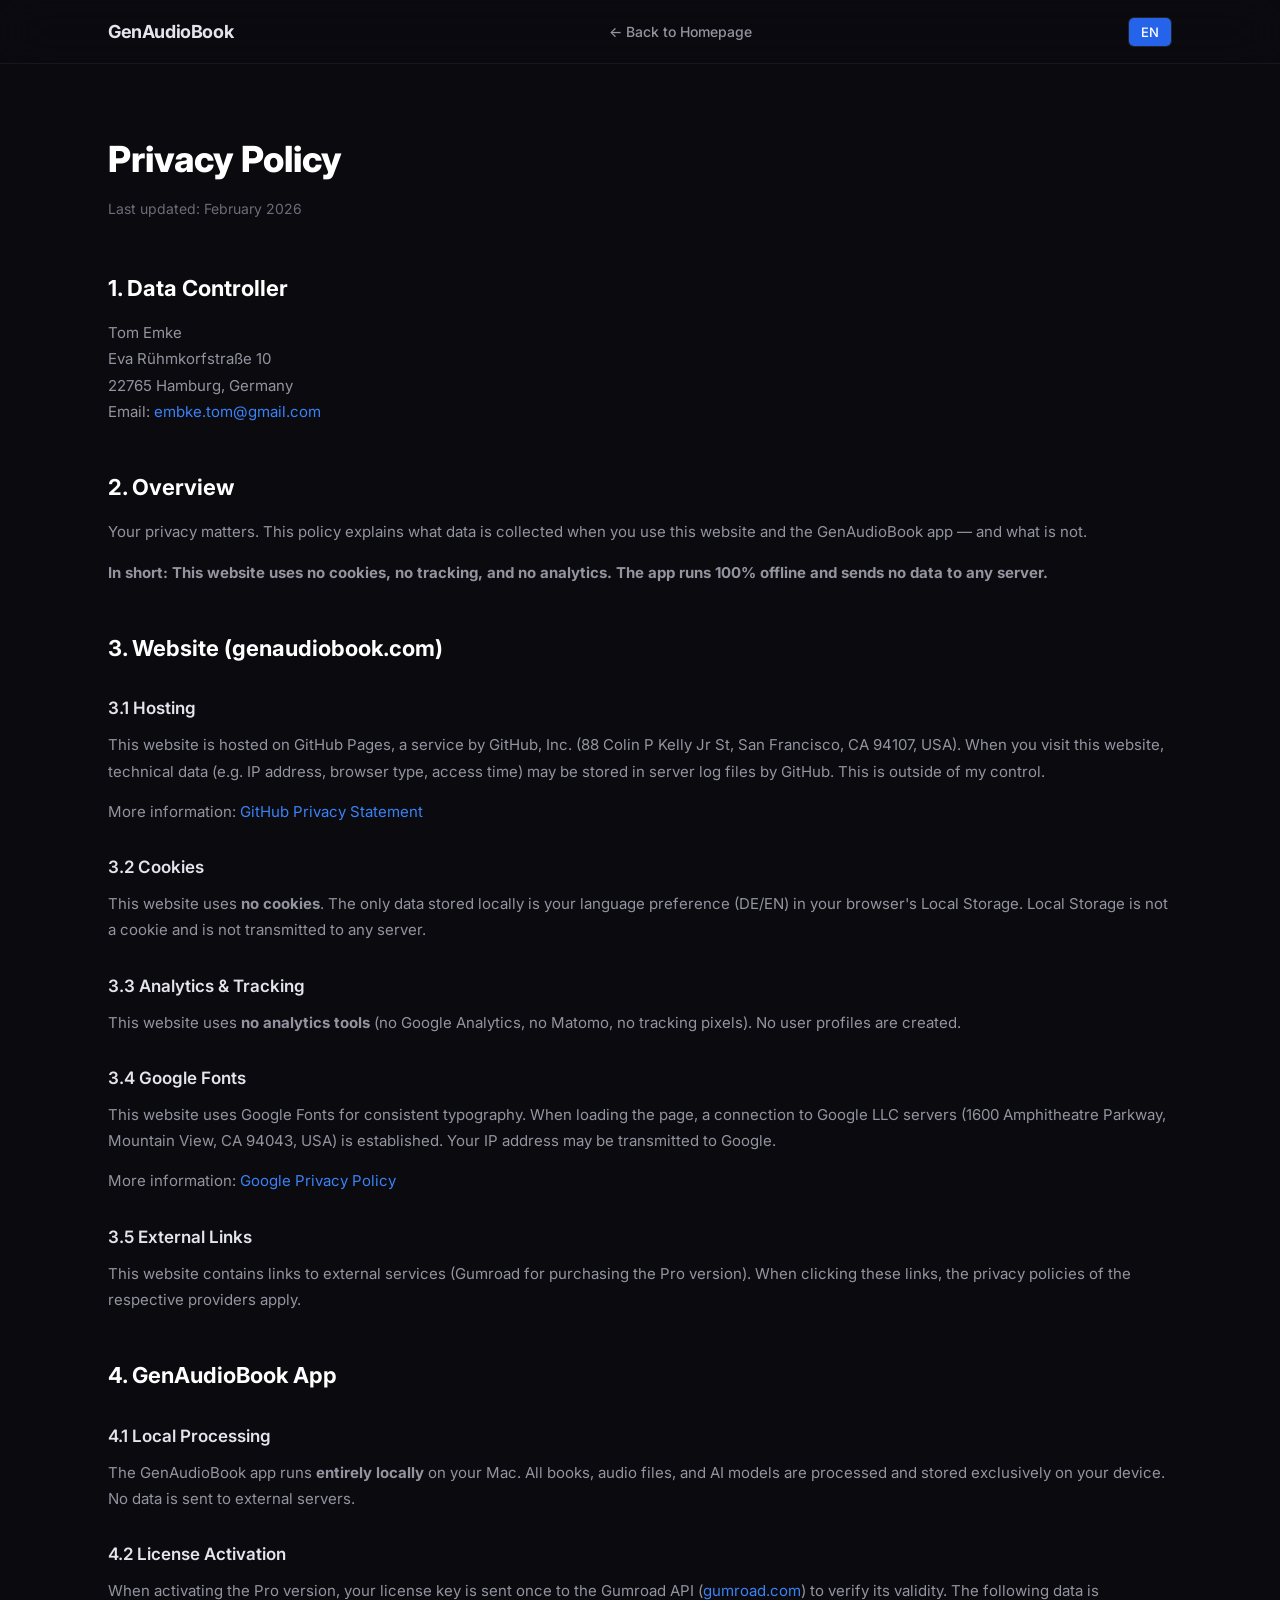
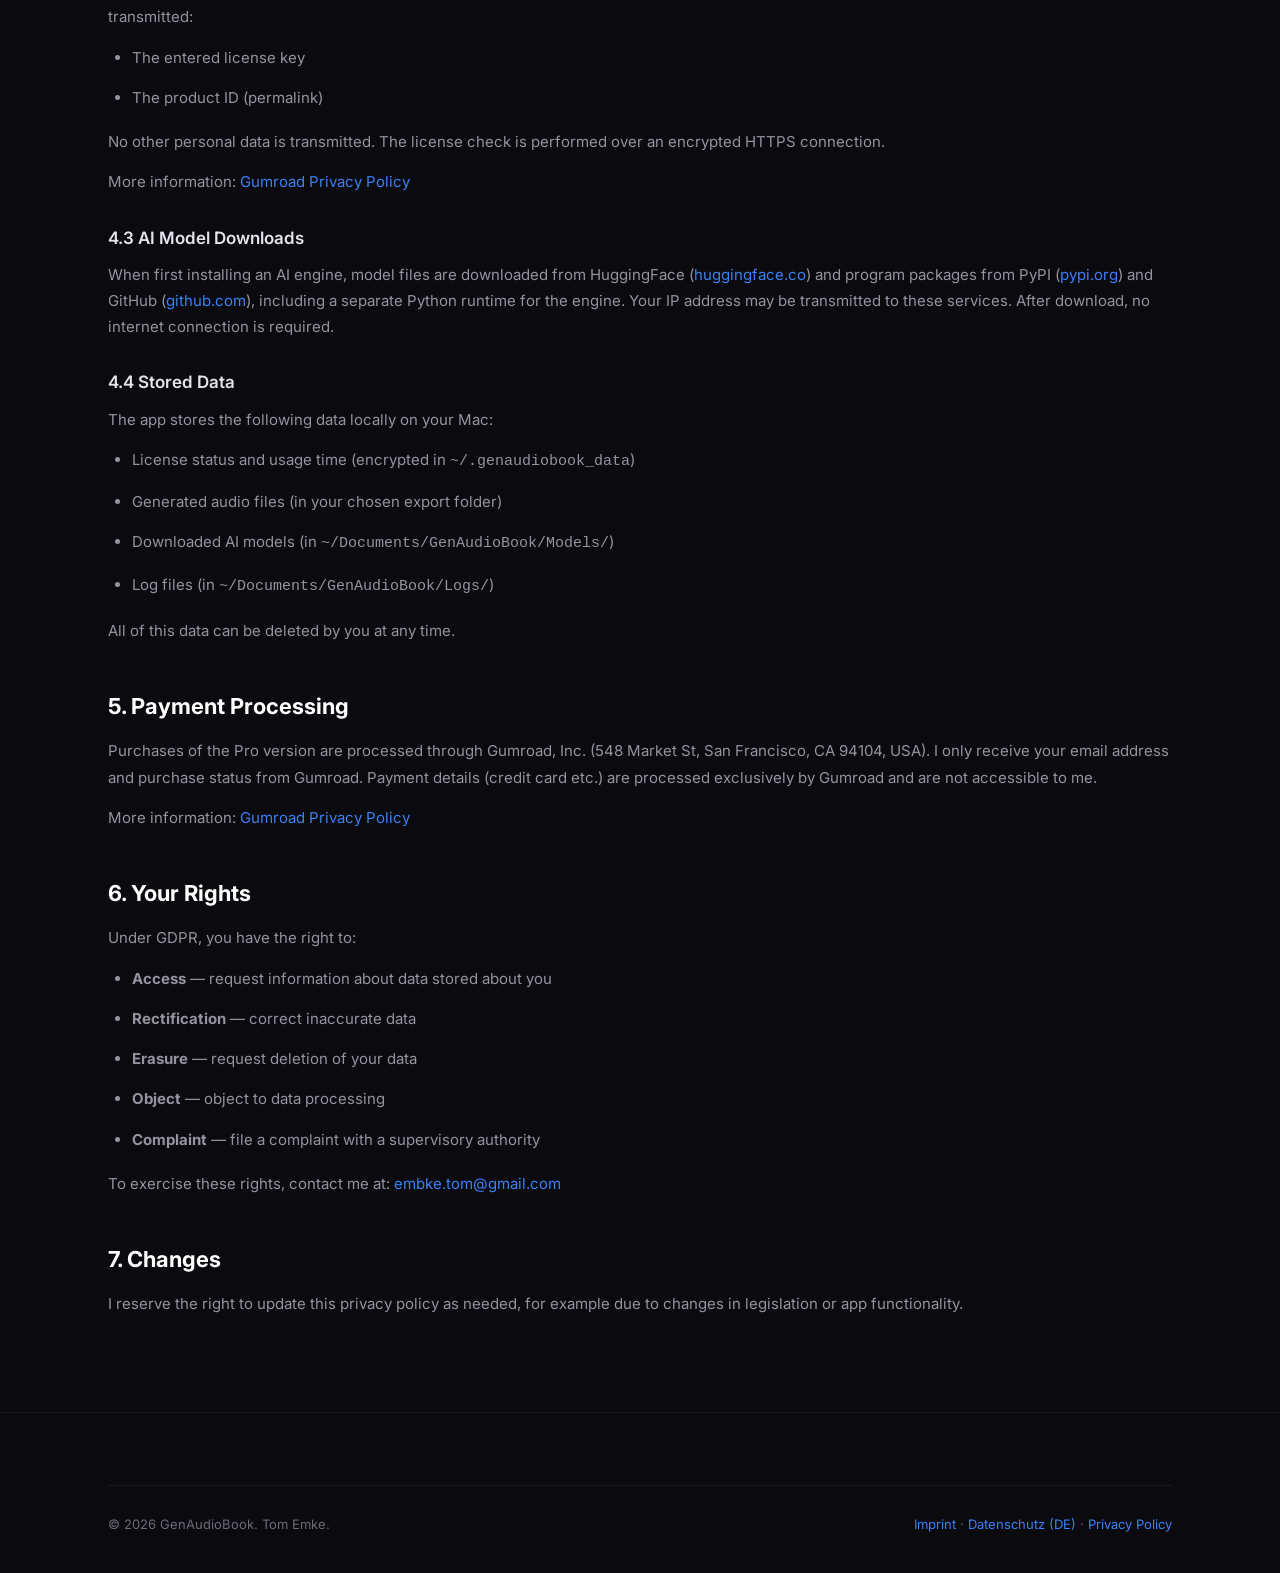
<file: privacy.html>
<!DOCTYPE html>
<html lang="en">
<head>
    <meta charset="UTF-8">
    <meta name="viewport" content="width=device-width, initial-scale=1.0">
    <title>Privacy Policy — GenAudioBook</title>
    <meta name="description" content="Privacy Policy for GenAudioBook.">
    <meta name="robots" content="noindex">
    <link rel="canonical" href="https://genaudiobook.com/privacy.html">
    <link rel="preconnect" href="https://fonts.googleapis.com">
    <link rel="preconnect" href="https://fonts.gstatic.com" crossorigin>
    <link href="https://fonts.googleapis.com/css2?family=Inter:wght@400;500;600;700&display=swap" rel="stylesheet">
    <link rel="stylesheet" href="style.css">
</head>
<body>

<nav class="navbar">
    <div class="container">
        <a href="/" class="nav-logo">GenAudioBook</a>
        <ul class="nav-links">
            <li><a href="/">← Back to Homepage</a></li>
        </ul>
        <div class="nav-right">
            <div class="lang-toggle">
                <button class="active">EN</button>
            </div>
        </div>
    </div>
</nav>

<main class="legal-page">
    <div class="container">
        <h1>Privacy Policy</h1>
        <p class="legal-date">Last updated: February 2026</p>

        <h2>1. Data Controller</h2>
        <p>
            Tom Emke<br>
            Eva Rühmkorfstraße 10<br>
            22765 Hamburg, Germany<br>
            Email: <a href="mailto:embke.tom@gmail.com">embke.tom@gmail.com</a>
        </p>

        <h2>2. Overview</h2>
        <p>
            Your privacy matters. This policy explains what data is collected when you use this website and the GenAudioBook app — and what is not.
        </p>
        <p><strong>In short: This website uses no cookies, no tracking, and no analytics. The app runs 100% offline and sends no data to any server.</strong></p>

        <h2>3. Website (genaudiobook.com)</h2>

        <h3>3.1 Hosting</h3>
        <p>
            This website is hosted on GitHub Pages, a service by GitHub, Inc. (88 Colin P Kelly Jr St, San Francisco, CA 94107, USA). When you visit this website, technical data (e.g. IP address, browser type, access time) may be stored in server log files by GitHub. This is outside of my control.
        </p>
        <p>
            More information: <a href="https://docs.github.com/en/site-policy/privacy-policies/github-general-privacy-statement" target="_blank" rel="noopener">GitHub Privacy Statement</a>
        </p>

        <h3>3.2 Cookies</h3>
        <p>
            This website uses <strong>no cookies</strong>. The only data stored locally is your language preference (DE/EN) in your browser's Local Storage. Local Storage is not a cookie and is not transmitted to any server.
        </p>

        <h3>3.3 Analytics & Tracking</h3>
        <p>
            This website uses <strong>no analytics tools</strong> (no Google Analytics, no Matomo, no tracking pixels). No user profiles are created.
        </p>

        <h3>3.4 Google Fonts</h3>
        <p>
            This website uses Google Fonts for consistent typography. When loading the page, a connection to Google LLC servers (1600 Amphitheatre Parkway, Mountain View, CA 94043, USA) is established. Your IP address may be transmitted to Google.
        </p>
        <p>
            More information: <a href="https://policies.google.com/privacy" target="_blank" rel="noopener">Google Privacy Policy</a>
        </p>

        <h3>3.5 External Links</h3>
        <p>
            This website contains links to external services (Gumroad for purchasing the Pro version). When clicking these links, the privacy policies of the respective providers apply.
        </p>

        <h2>4. GenAudioBook App</h2>

        <h3>4.1 Local Processing</h3>
        <p>
            The GenAudioBook app runs <strong>entirely locally</strong> on your Mac. All books, audio files, and AI models are processed and stored exclusively on your device. No data is sent to external servers.
        </p>

        <h3>4.2 License Activation</h3>
        <p>
            When activating the Pro version, your license key is sent once to the Gumroad API (<a href="https://gumroad.com" target="_blank" rel="noopener">gumroad.com</a>) to verify its validity. The following data is transmitted:
        </p>
        <ul>
            <li>The entered license key</li>
            <li>The product ID (permalink)</li>
        </ul>
        <p>
            No other personal data is transmitted. The license check is performed over an encrypted HTTPS connection.
        </p>
        <p>
            More information: <a href="https://gumroad.com/privacy" target="_blank" rel="noopener">Gumroad Privacy Policy</a>
        </p>

        <h3>4.3 AI Model Downloads</h3>
        <p>
            When first installing an AI engine, model files are downloaded from HuggingFace (<a href="https://huggingface.co" target="_blank" rel="noopener">huggingface.co</a>) and program packages from PyPI (<a href="https://pypi.org" target="_blank" rel="noopener">pypi.org</a>) and GitHub (<a href="https://github.com" target="_blank" rel="noopener">github.com</a>), including a separate Python runtime for the engine. Your IP address may be transmitted to these services. After download, no internet connection is required.
        </p>

        <h3>4.4 Stored Data</h3>
        <p>The app stores the following data locally on your Mac:</p>
        <ul>
            <li>License status and usage time (encrypted in <code>~/.genaudiobook_data</code>)</li>
            <li>Generated audio files (in your chosen export folder)</li>
            <li>Downloaded AI models (in <code>~/Documents/GenAudioBook/Models/</code>)</li>
            <li>Log files (in <code>~/Documents/GenAudioBook/Logs/</code>)</li>
        </ul>
        <p>All of this data can be deleted by you at any time.</p>

        <h2>5. Payment Processing</h2>
        <p>
            Purchases of the Pro version are processed through Gumroad, Inc. (548 Market St, San Francisco, CA 94104, USA). I only receive your email address and purchase status from Gumroad. Payment details (credit card etc.) are processed exclusively by Gumroad and are not accessible to me.
        </p>
        <p>
            More information: <a href="https://gumroad.com/privacy" target="_blank" rel="noopener">Gumroad Privacy Policy</a>
        </p>

        <h2>6. Your Rights</h2>
        <p>Under GDPR, you have the right to:</p>
        <ul>
            <li><strong>Access</strong> — request information about data stored about you</li>
            <li><strong>Rectification</strong> — correct inaccurate data</li>
            <li><strong>Erasure</strong> — request deletion of your data</li>
            <li><strong>Object</strong> — object to data processing</li>
            <li><strong>Complaint</strong> — file a complaint with a supervisory authority</li>
        </ul>
        <p>
            To exercise these rights, contact me at: <a href="mailto:embke.tom@gmail.com">embke.tom@gmail.com</a>
        </p>

        <h2>7. Changes</h2>
        <p>
            I reserve the right to update this privacy policy as needed, for example due to changes in legislation or app functionality.
        </p>
    </div>
</main>

<footer class="footer">
    <div class="container">
        <div class="footer-bottom">
            <span>© 2026 GenAudioBook. Tom Emke.</span>
            <span>
                <a href="impressum.html">Imprint</a> · 
                <a href="datenschutz.html">Datenschutz (DE)</a> · 
                <a href="privacy.html">Privacy Policy</a>
            </span>
        </div>
    </div>
</footer>

</body>
</html>
</file>
<file: style.css>
/* ============================================
   GenAudioBook — Website Styles
   Clean, modern design inspired by audiobookgen.com
   Dark theme matching the macOS app
   ============================================ */

/* --- RESET & BASE --- */
*, *::before, *::after {
    margin: 0;
    padding: 0;
    box-sizing: border-box;
}

:root {
    --bg-body: #0a0a0f;
    --bg-section-alt: #0e0e14;
    --bg-card: #14141c;
    --bg-card-hover: #1a1a24;
    --bg-input: #1e1e28;
    --txt: #e4e4ec;
    --txt-secondary: #9494a0;
    --txt-muted: #6c6c78;
    --accent: #2563EB;
    --accent-light: #3B82F6;
    --accent-bg: rgba(37, 99, 235, 0.08);
    --accent-border: rgba(37, 99, 235, 0.25);
    --green: #34d399;
    --green-bg: rgba(52, 211, 153, 0.1);
    --green-border: rgba(52, 211, 153, 0.25);
    --border: rgba(255, 255, 255, 0.06);
    --border-hover: rgba(255, 255, 255, 0.12);
    --radius: 16px;
    --radius-sm: 10px;
    --radius-xs: 6px;
    --font: 'Inter', -apple-system, BlinkMacSystemFont, 'Segoe UI', sans-serif;
    --mono: 'SF Mono', 'Fira Code', monospace;
    --max-w: 1120px;
    --section-py: 120px;
}

html {
    scroll-behavior: smooth;
    -webkit-font-smoothing: antialiased;
    -moz-osx-font-smoothing: grayscale;
}

body {
    font-family: var(--font);
    background: var(--bg-body);
    color: var(--txt);
    line-height: 1.65;
    overflow-x: hidden;
}

a {
    color: var(--accent-light);
    text-decoration: none;
    transition: color 0.2s;
}
a:hover {
    color: #fff;
}

img { max-width: 100%; height: auto; }

/* --- LAYOUT --- */
.container {
    max-width: var(--max-w);
    margin: 0 auto;
    padding: 0 28px;
}

section {
    padding: var(--section-py) 0;
}

/* --- NAVBAR --- */
.navbar {
    position: fixed;
    top: 0; left: 0; right: 0;
    z-index: 1000;
    background: rgba(10, 10, 15, 0.8);
    backdrop-filter: blur(24px);
    -webkit-backdrop-filter: blur(24px);
    border-bottom: 1px solid var(--border);
    height: 64px;
}

.navbar .container {
    display: flex;
    align-items: center;
    justify-content: space-between;
    height: 100%;
}

.nav-logo {
    font-size: 18px;
    font-weight: 700;
    color: var(--txt);
    letter-spacing: -0.4px;
}

.nav-links {
    display: flex;
    align-items: center;
    gap: 32px;
    list-style: none;
}
.nav-links a {
    font-size: 14px;
    font-weight: 500;
    color: var(--txt-secondary);
    transition: color 0.2s;
}
.nav-links a:hover { color: var(--txt); }

.nav-right {
    display: flex;
    align-items: center;
    gap: 12px;
}

.lang-toggle {
    display: flex;
    background: var(--bg-card);
    border: 1px solid var(--border);
    border-radius: var(--radius-xs);
    overflow: hidden;
}
.lang-toggle button {
    background: none;
    border: none;
    color: var(--txt-muted);
    padding: 6px 12px;
    cursor: pointer;
    font-family: var(--font);
    font-size: 13px;
    font-weight: 500;
    transition: all 0.2s;
}
.lang-toggle button.active {
    background: var(--accent);
    color: #fff;
}

.btn-nav-cta {
    background: var(--accent);
    color: #fff;
    font-size: 13px;
    font-weight: 600;
    padding: 8px 18px;
    border-radius: var(--radius-xs);
    border: none;
    cursor: pointer;
    font-family: var(--font);
    transition: all 0.2s;
    text-decoration: none;
}
.btn-nav-cta:hover {
    background: var(--accent-light);
    color: #fff;
}

.nav-hamburger {
    display: none;
    background: none;
    border: none;
    color: var(--txt);
    font-size: 24px;
    cursor: pointer;
}

/* --- HERO --- */
.hero {
    padding-top: 180px;
    padding-bottom: var(--section-py);
    text-align: center;
}

.hero-badge {
    display: inline-flex;
    align-items: center;
    gap: 8px;
    background: var(--accent-bg);
    border: 1px solid var(--accent-border);
    border-radius: 100px;
    padding: 8px 20px;
    font-size: 14px;
    font-weight: 500;
    color: var(--accent-light);
    margin-bottom: 32px;
}

.hero h1 {
    font-size: clamp(40px, 5.5vw, 64px);
    font-weight: 800;
    line-height: 1.08;
    letter-spacing: -2px;
    margin-bottom: 24px;
    color: #fff;
}

.hero .gradient-text {
    background: linear-gradient(135deg, var(--accent-light), var(--green));
    -webkit-background-clip: text;
    -webkit-text-fill-color: transparent;
    background-clip: text;
}

.hero .subtitle {
    font-size: 18px;
    line-height: 1.7;
    color: var(--txt-secondary);
    max-width: 620px;
    margin: 0 auto 44px;
}

.hero-buttons {
    display: flex;
    gap: 16px;
    justify-content: center;
    flex-wrap: wrap;
}

/* --- BUTTONS --- */
.btn-primary {
    display: inline-flex;
    align-items: center;
    gap: 10px;
    background: var(--accent);
    color: #fff;
    font-size: 16px;
    font-weight: 600;
    padding: 16px 32px;
    border-radius: var(--radius-sm);
    border: none;
    cursor: pointer;
    font-family: var(--font);
    transition: all 0.25s;
    text-decoration: none;
}
.btn-primary:hover {
    background: var(--accent-light);
    color: #fff;
    transform: translateY(-2px);
    box-shadow: 0 8px 30px rgba(37, 99, 235, 0.3);
}

.btn-secondary {
    display: inline-flex;
    align-items: center;
    gap: 10px;
    background: transparent;
    color: var(--txt);
    font-size: 16px;
    font-weight: 600;
    padding: 16px 32px;
    border-radius: var(--radius-sm);
    border: 1px solid var(--border-hover);
    cursor: pointer;
    font-family: var(--font);
    transition: all 0.25s;
    text-decoration: none;
}
.btn-secondary:hover {
    border-color: var(--accent-border);
    color: #fff;
    transform: translateY(-2px);
}

/* --- SECTION HEADERS --- */
.section-header {
    text-align: center;
    margin-bottom: 64px;
}

.section-header .label {
    display: inline-block;
    font-size: 13px;
    font-weight: 600;
    text-transform: uppercase;
    letter-spacing: 2.5px;
    color: var(--accent-light);
    margin-bottom: 16px;
}

.section-header h2 {
    font-size: clamp(32px, 4vw, 48px);
    font-weight: 800;
    letter-spacing: -1.2px;
    color: #fff;
    margin-bottom: 18px;
    line-height: 1.15;
}

.section-header p {
    font-size: 18px;
    color: var(--txt-secondary);
    max-width: 580px;
    margin: 0 auto;
    line-height: 1.7;
}

/* --- FEATURES --- */
.features-grid {
    display: grid;
    grid-template-columns: repeat(3, 1fr);
    gap: 24px;
}

.feature-card {
    background: var(--bg-card);
    border: 1px solid var(--border);
    border-radius: var(--radius);
    padding: 36px 32px;
    transition: all 0.3s;
}
.feature-card:hover {
    background: var(--bg-card-hover);
    border-color: var(--border-hover);
    transform: translateY(-4px);
    box-shadow: 0 12px 40px rgba(0, 0, 0, 0.3);
}

.feature-icon {
    width: 48px;
    height: 48px;
    border-radius: 12px;
    display: flex;
    align-items: center;
    justify-content: center;
    margin-bottom: 24px;
    background: var(--accent-bg);
    border: 1px solid var(--accent-border);
}
.feature-icon svg {
    width: 24px;
    height: 24px;
    stroke: var(--accent-light);
    fill: none;
    stroke-width: 1.8;
    stroke-linecap: round;
    stroke-linejoin: round;
}

.feature-card h3 {
    font-size: 20px;
    font-weight: 700;
    margin-bottom: 12px;
    color: #fff;
    letter-spacing: -0.3px;
}

.feature-card p {
    font-size: 15px;
    color: var(--txt-secondary);
    line-height: 1.7;
}

/* --- ENGINE SECTION --- */
.engine-section {
    background: var(--bg-section-alt);
}

.engine-grid {
    display: grid;
    grid-template-columns: repeat(3, 1fr);
    gap: 24px;
}

.engine-card {
    background: var(--bg-card);
    border: 1px solid var(--border);
    border-radius: var(--radius);
    padding: 32px;
    transition: all 0.3s;
    display: flex;
    flex-direction: column;
}
.engine-card:hover {
    background: var(--bg-card-hover);
    border-color: var(--border-hover);
    transform: translateY(-4px);
    box-shadow: 0 12px 40px rgba(0, 0, 0, 0.3);
}

.engine-card-header {
    display: flex;
    align-items: center;
    justify-content: space-between;
    margin-bottom: 16px;
}

.engine-card-header h3 {
    font-size: 20px;
    font-weight: 700;
    color: #fff;
    letter-spacing: -0.3px;
}

.engine-badge {
    display: inline-block;
    font-size: 11px;
    font-weight: 600;
    padding: 3px 10px;
    border-radius: 100px;
    text-transform: uppercase;
    letter-spacing: 0.5px;
}
.engine-badge.green {
    background: var(--green-bg);
    color: var(--green);
    border: 1px solid var(--green-border);
}
.engine-badge.purple {
    background: var(--accent-bg);
    color: var(--accent-light);
    border: 1px solid var(--accent-border);
}
.engine-badge.neutral {
    background: rgba(255, 255, 255, 0.05);
    color: var(--txt-muted);
    border: 1px solid var(--border);
}

.engine-card .engine-desc {
    font-size: 15px;
    color: var(--txt-secondary);
    line-height: 1.65;
    margin-bottom: 20px;
    flex-grow: 1;
}

.engine-meta {
    display: flex;
    flex-direction: column;
    gap: 10px;
    padding-top: 20px;
    border-top: 1px solid var(--border);
}

.engine-meta-row {
    display: flex;
    justify-content: space-between;
    align-items: center;
    font-size: 13px;
}

.engine-meta-row .meta-label {
    color: var(--txt-muted);
    font-weight: 500;
}

.engine-meta-row .meta-value {
    color: var(--txt);
    font-weight: 600;
}

.engine-meta-row .meta-value.cloning-yes {
    color: var(--green);
}

/* --- STEPS --- */
.steps-grid {
    display: grid;
    grid-template-columns: repeat(3, 1fr);
    gap: 48px;
    position: relative;
}

.step-card {
    text-align: center;
    position: relative;
}

.step-number {
    display: inline-flex;
    align-items: center;
    justify-content: center;
    width: 56px;
    height: 56px;
    border-radius: 16px;
    background: var(--accent-bg);
    border: 1px solid var(--accent-border);
    font-size: 22px;
    font-weight: 800;
    color: var(--accent-light);
    margin-bottom: 28px;
}

.step-card h3 {
    font-size: 22px;
    font-weight: 700;
    margin-bottom: 14px;
    color: #fff;
    letter-spacing: -0.3px;
}

.step-card p {
    font-size: 15px;
    color: var(--txt-secondary);
    line-height: 1.7;
    max-width: 300px;
    margin: 0 auto;
}

/* --- PRICING --- */
.pricing-grid {
    display: grid;
    grid-template-columns: repeat(2, 1fr);
    gap: 28px;
    max-width: 820px;
    margin: 0 auto;
}

.pricing-card {
    background: var(--bg-card);
    border: 1px solid var(--border);
    border-radius: var(--radius);
    padding: 44px 36px;
    position: relative;
    transition: all 0.3s;
}
.pricing-card:hover {
    border-color: var(--border-hover);
}

.pricing-card.featured {
    border-color: var(--accent-border);
    background: linear-gradient(180deg, rgba(124, 106, 239, 0.04) 0%, var(--bg-card) 100%);
}
.pricing-card.featured::before {
    content: attr(data-badge);
    position: absolute;
    top: -13px;
    left: 50%;
    transform: translateX(-50%);
    background: var(--accent);
    color: #fff;
    font-size: 11px;
    font-weight: 700;
    padding: 5px 18px;
    border-radius: 100px;
    text-transform: uppercase;
    letter-spacing: 1px;
}

.pricing-card h3 {
    font-size: 22px;
    font-weight: 700;
    margin-bottom: 8px;
    color: #fff;
}

.pricing-price {
    font-size: 52px;
    font-weight: 800;
    color: #fff;
    margin-bottom: 4px;
    letter-spacing: -2px;
}
.pricing-price .currency {
    font-size: 24px;
    font-weight: 500;
    color: var(--txt-secondary);
}

.pricing-period {
    font-size: 15px;
    color: var(--txt-muted);
    margin-bottom: 32px;
}

.pricing-features {
    list-style: none;
    margin-bottom: 36px;
}
.pricing-features li {
    font-size: 15px;
    color: var(--txt-secondary);
    padding: 8px 0;
    display: flex;
    align-items: flex-start;
    gap: 12px;
    line-height: 1.5;
}
.pricing-features li::before {
    content: "";
    display: inline-block;
    width: 20px;
    height: 20px;
    min-width: 20px;
    border-radius: 50%;
    background: var(--green-bg);
    border: 1px solid var(--green-border);
    background-image: url("data:image/svg+xml,%3Csvg xmlns='http://www.w3.org/2000/svg' viewBox='0 0 24 24' fill='none' stroke='%2334d399' stroke-width='2.5' stroke-linecap='round' stroke-linejoin='round'%3E%3Cpolyline points='20 6 9 17 4 12'%3E%3C/polyline%3E%3C/svg%3E");
    background-size: 12px;
    background-position: center;
    background-repeat: no-repeat;
    margin-top: 2px;
}

.pricing-card .btn-primary,
.pricing-card .btn-secondary {
    width: 100%;
    justify-content: center;
}

/* --- SYSTEM REQUIREMENTS --- */
.sysreq-grid {
    display: grid;
    grid-template-columns: repeat(4, 1fr);
    gap: 20px;
}

.sysreq-item {
    background: var(--bg-card);
    border: 1px solid var(--border);
    border-radius: var(--radius);
    padding: 28px 24px;
    text-align: center;
    transition: all 0.3s;
}
.sysreq-item:hover {
    border-color: var(--border-hover);
}

.sysreq-icon {
    width: 44px;
    height: 44px;
    border-radius: 12px;
    display: flex;
    align-items: center;
    justify-content: center;
    margin: 0 auto 18px;
    background: var(--accent-bg);
    border: 1px solid var(--accent-border);
}
.sysreq-icon svg {
    width: 22px;
    height: 22px;
    stroke: var(--accent-light);
    fill: none;
    stroke-width: 1.8;
    stroke-linecap: round;
    stroke-linejoin: round;
}

.sysreq-item h4 {
    font-size: 15px;
    font-weight: 700;
    color: #fff;
    margin-bottom: 6px;
}
.sysreq-item p {
    font-size: 14px;
    color: var(--txt-secondary);
    line-height: 1.5;
}

/* --- FAQ --- */
.faq-list {
    max-width: 760px;
    margin: 0 auto;
}

.faq-item {
    border-bottom: 1px solid var(--border);
}

.faq-question {
    width: 100%;
    background: none;
    border: none;
    text-align: left;
    padding: 24px 0;
    font-family: var(--font);
    font-size: 17px;
    font-weight: 600;
    color: var(--txt);
    cursor: pointer;
    display: flex;
    justify-content: space-between;
    align-items: center;
    gap: 20px;
    transition: color 0.2s;
}
.faq-question:hover { color: #fff; }

.faq-arrow {
    font-size: 20px;
    color: var(--txt-muted);
    transition: transform 0.3s;
    flex-shrink: 0;
    line-height: 1;
}
.faq-item.open .faq-arrow {
    transform: rotate(45deg);
    color: var(--accent-light);
}

.faq-answer {
    max-height: 0;
    overflow: hidden;
    transition: max-height 0.35s ease, padding 0.35s ease;
}
.faq-item.open .faq-answer {
    max-height: 500px;
    padding-bottom: 24px;
}

.faq-answer p {
    font-size: 15px;
    color: var(--txt-secondary);
    line-height: 1.75;
}

/* --- CTA BANNER --- */
.cta-banner {
    text-align: center;
    background: var(--bg-section-alt);
    border-top: 1px solid var(--border);
}

.cta-banner h2 {
    font-size: clamp(28px, 3.5vw, 44px);
    font-weight: 800;
    color: #fff;
    margin-bottom: 18px;
    letter-spacing: -1px;
}

.cta-banner p {
    font-size: 18px;
    color: var(--txt-secondary);
    margin-bottom: 40px;
    max-width: 520px;
    margin-left: auto;
    margin-right: auto;
    line-height: 1.7;
}

.cta-buttons {
    display: flex;
    gap: 16px;
    justify-content: center;
    flex-wrap: wrap;
}

/* --- FOOTER --- */
.footer {
    padding: 72px 0 44px;
    border-top: 1px solid var(--border);
}

.footer-grid {
    display: grid;
    grid-template-columns: 2fr 1fr 1fr 1fr;
    gap: 48px;
    margin-bottom: 48px;
}

.footer-brand h3 {
    font-size: 18px;
    font-weight: 700;
    color: #fff;
    margin-bottom: 12px;
}
.footer-brand p {
    font-size: 14px;
    color: var(--txt-muted);
    line-height: 1.7;
    max-width: 300px;
}

.footer-col h4 {
    font-size: 12px;
    font-weight: 600;
    text-transform: uppercase;
    letter-spacing: 2px;
    color: var(--txt-muted);
    margin-bottom: 20px;
}

.footer-col ul { list-style: none; }
.footer-col ul li { margin-bottom: 12px; }
.footer-col ul a {
    font-size: 14px;
    color: var(--txt-secondary);
    transition: color 0.2s;
}
.footer-col ul a:hover { color: #fff; }

.footer-bottom {
    border-top: 1px solid var(--border);
    padding-top: 28px;
    display: flex;
    justify-content: space-between;
    align-items: center;
    font-size: 13px;
    color: var(--txt-muted);
}

/* --- LEGAL PAGES --- */
.legal-page {
    padding-top: 130px;
    padding-bottom: 80px;
    min-height: 100vh;
}

.legal-page h1 {
    font-size: 36px;
    font-weight: 800;
    color: #fff;
    margin-bottom: 8px;
}

.legal-page .legal-date {
    font-size: 14px;
    color: var(--txt-muted);
    margin-bottom: 48px;
}

.legal-page h2 {
    font-size: 22px;
    font-weight: 700;
    color: #fff;
    margin-top: 44px;
    margin-bottom: 14px;
}

.legal-page h3 {
    font-size: 17px;
    font-weight: 600;
    color: var(--txt);
    margin-top: 28px;
    margin-bottom: 10px;
}

.legal-page p,
.legal-page li {
    font-size: 15px;
    color: var(--txt-secondary);
    line-height: 1.75;
    margin-bottom: 14px;
}

.legal-page ul {
    padding-left: 24px;
    margin-bottom: 18px;
}

.legal-page a { color: var(--accent-light); }

/* --- ANIMATIONS --- */
.fade-in {
    opacity: 0;
    transform: translateY(24px);
    transition: opacity 0.7s ease, transform 0.7s ease;
}
.fade-in.visible {
    opacity: 1;
    transform: translateY(0);
}

/* --- RESPONSIVE --- */
@media (max-width: 1000px) {
    .features-grid,
    .engine-grid {
        grid-template-columns: repeat(2, 1fr);
    }
    .sysreq-grid {
        grid-template-columns: repeat(2, 1fr);
    }
}

@media (max-width: 768px) {
    :root { --section-py: 80px; }

    .nav-links {
        display: none;
        position: absolute;
        top: 64px;
        left: 0; right: 0;
        background: rgba(10, 10, 15, 0.96);
        backdrop-filter: blur(24px);
        flex-direction: column;
        padding: 24px 28px;
        gap: 18px;
        border-bottom: 1px solid var(--border);
    }
    .nav-links.open { display: flex; }
    .nav-hamburger { display: block; }
    .nav-right .btn-nav-cta { display: none; }

    .hero { padding-top: 140px; }

    .features-grid,
    .engine-grid,
    .steps-grid {
        grid-template-columns: 1fr;
    }

    .pricing-grid {
        grid-template-columns: 1fr;
        max-width: 440px;
    }

    .sysreq-grid {
        grid-template-columns: 1fr 1fr;
    }

    .footer-grid {
        grid-template-columns: 1fr 1fr;
        gap: 32px;
    }
}

@media (max-width: 500px) {
    .sysreq-grid {
        grid-template-columns: 1fr;
    }
    .footer-grid {
        grid-template-columns: 1fr;
    }
    .footer-bottom {
        flex-direction: column;
        gap: 8px;
        text-align: center;
    }
}
</file>
